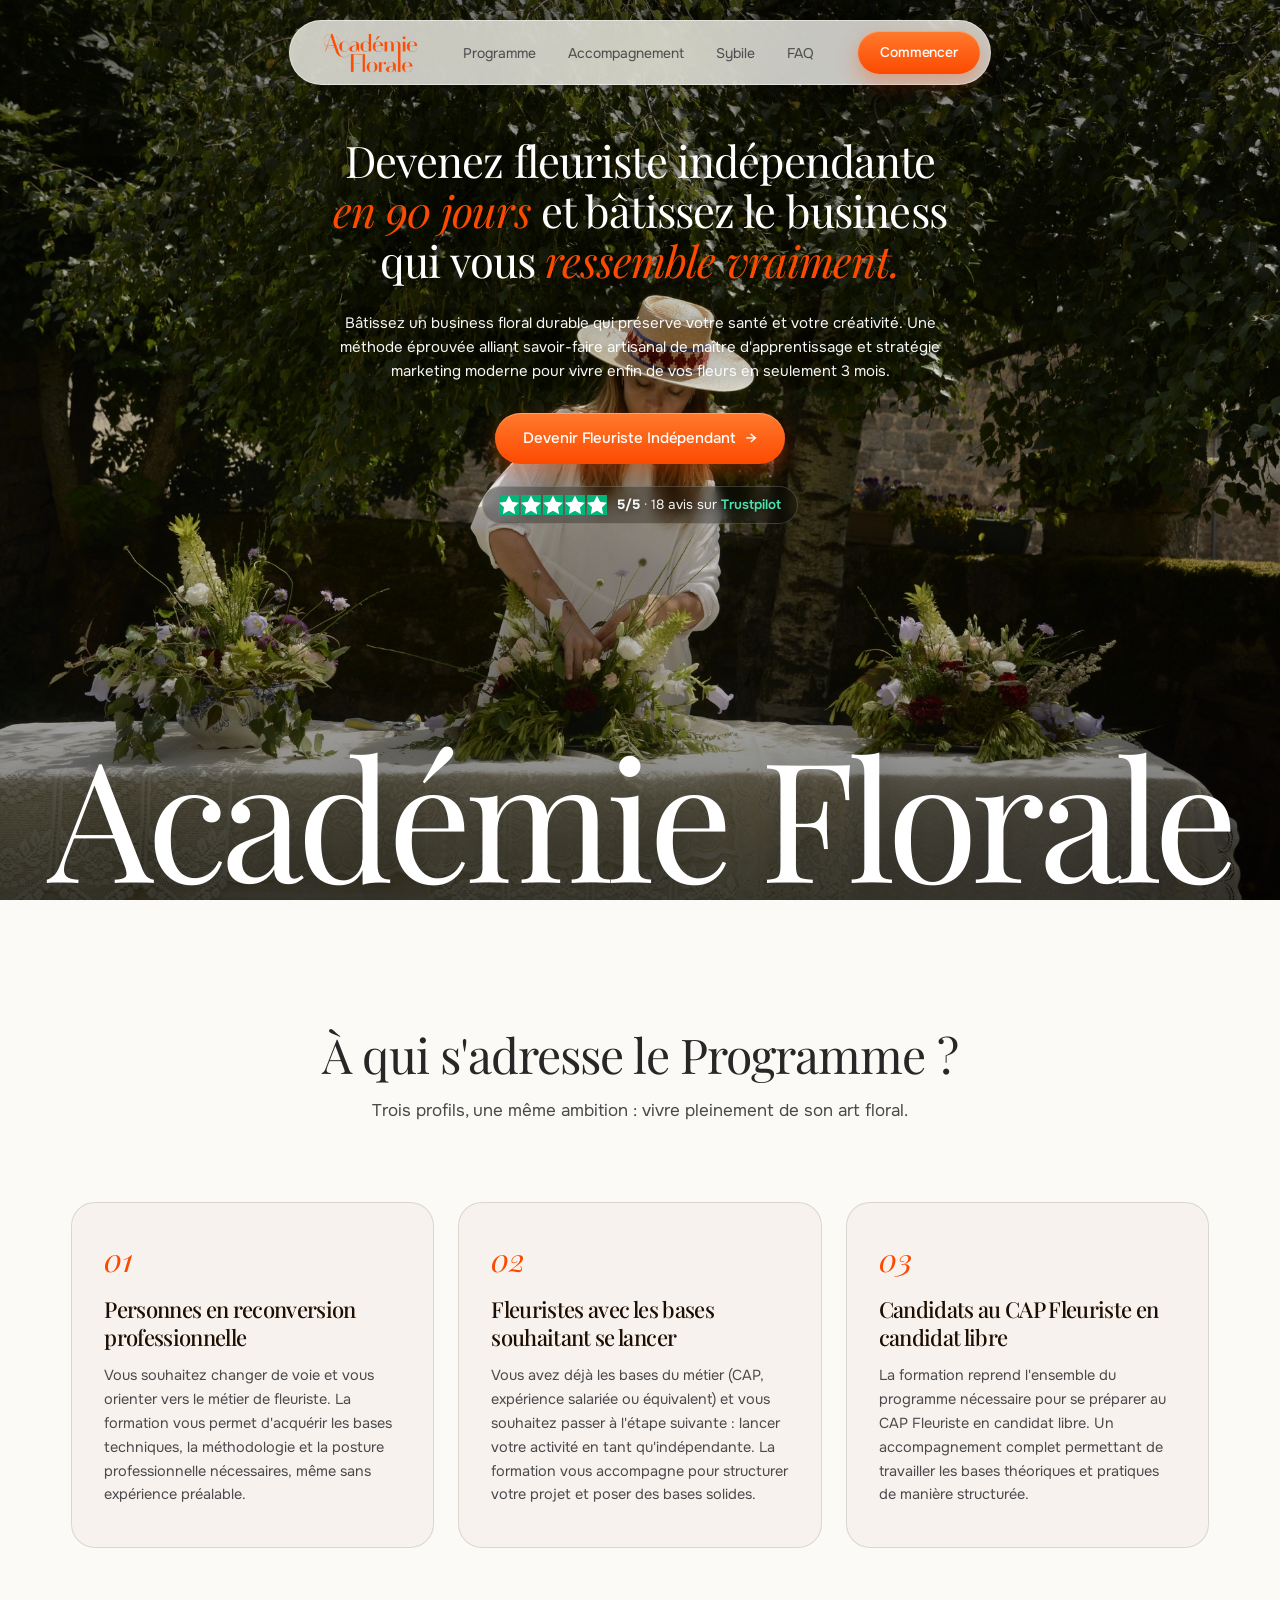
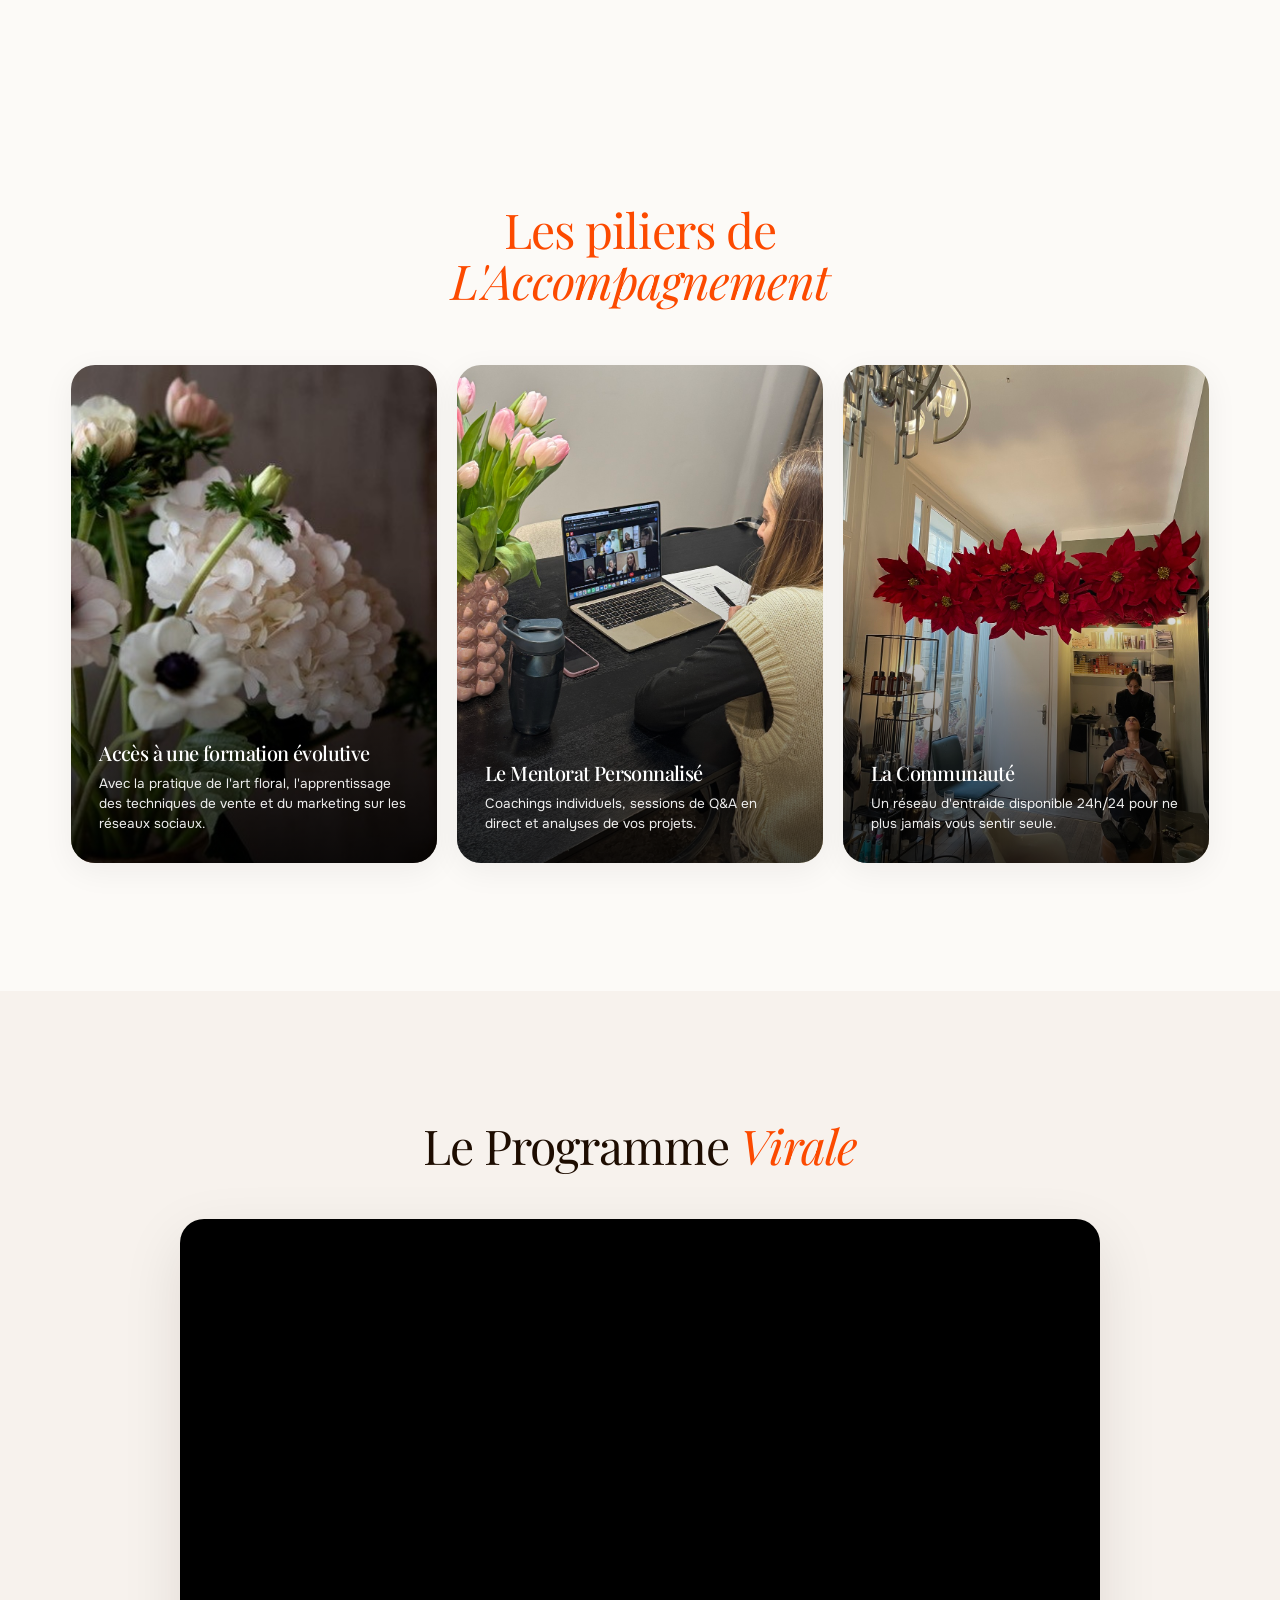
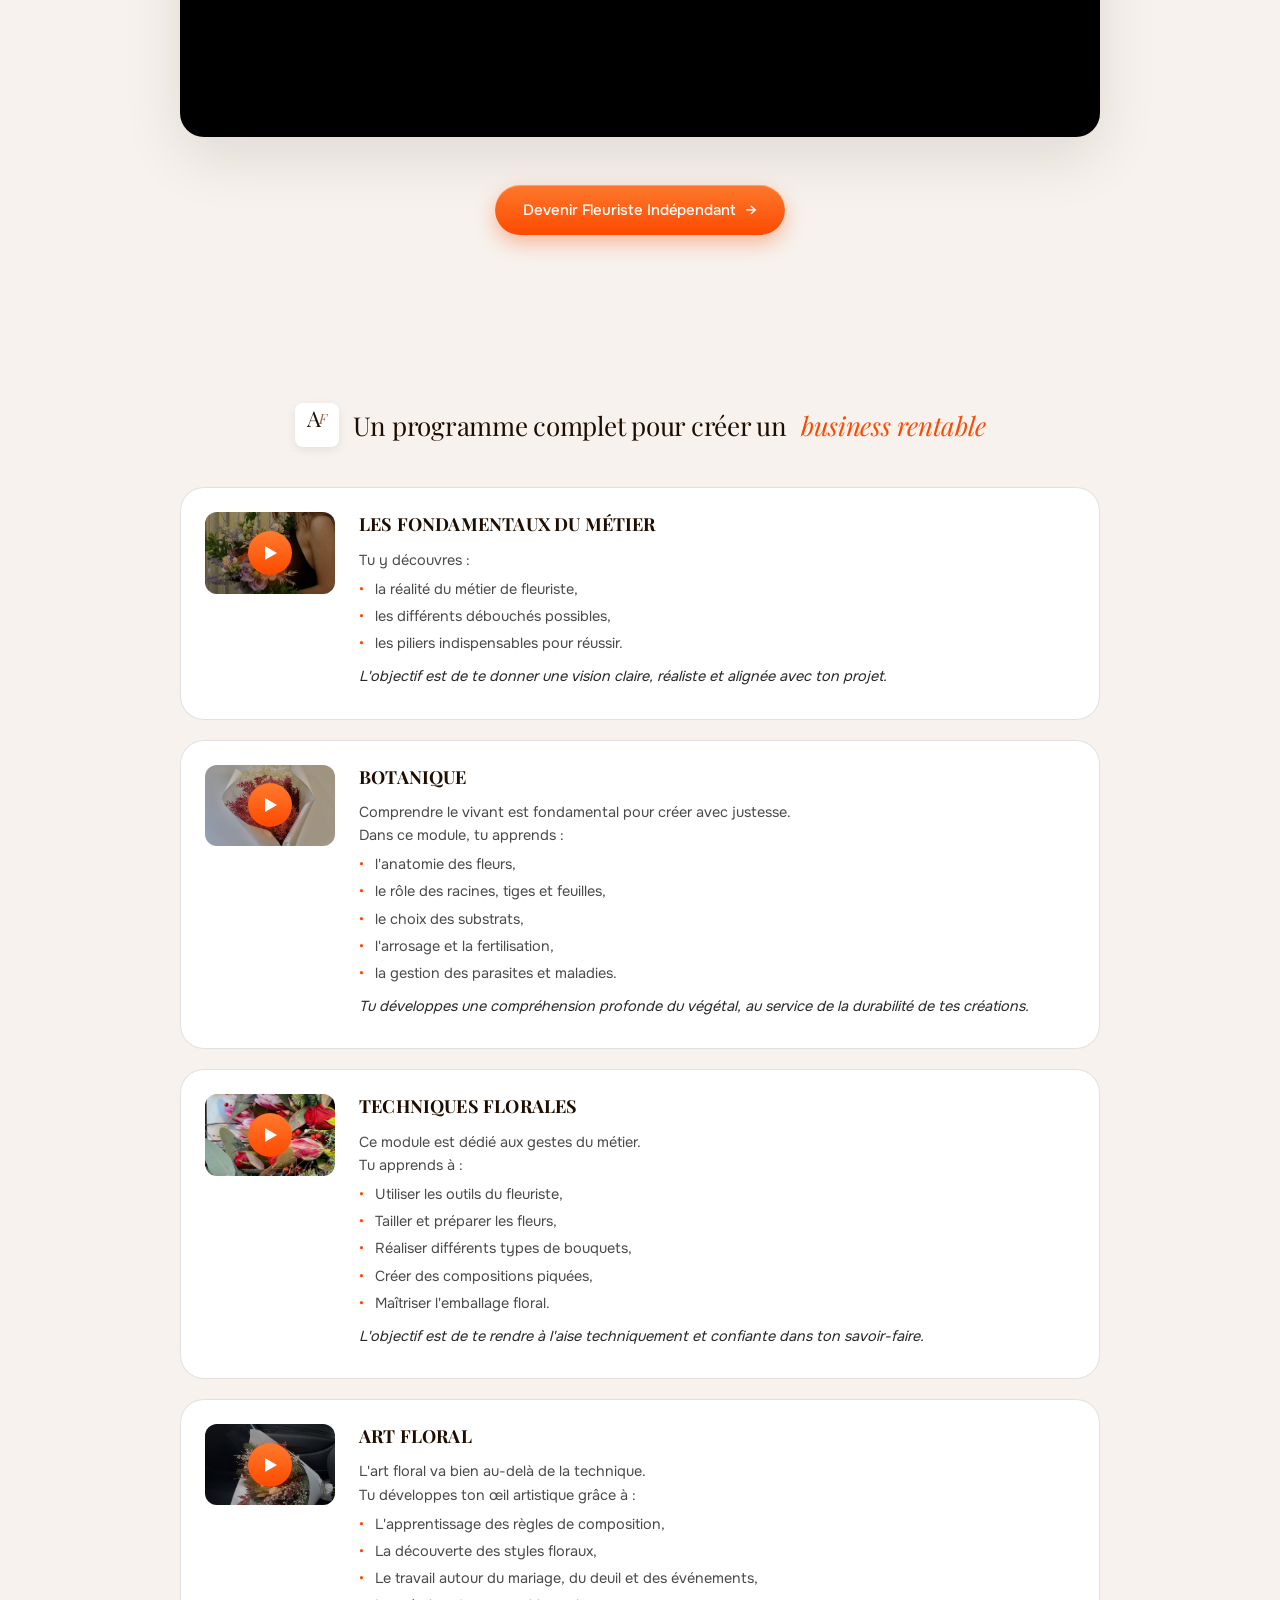
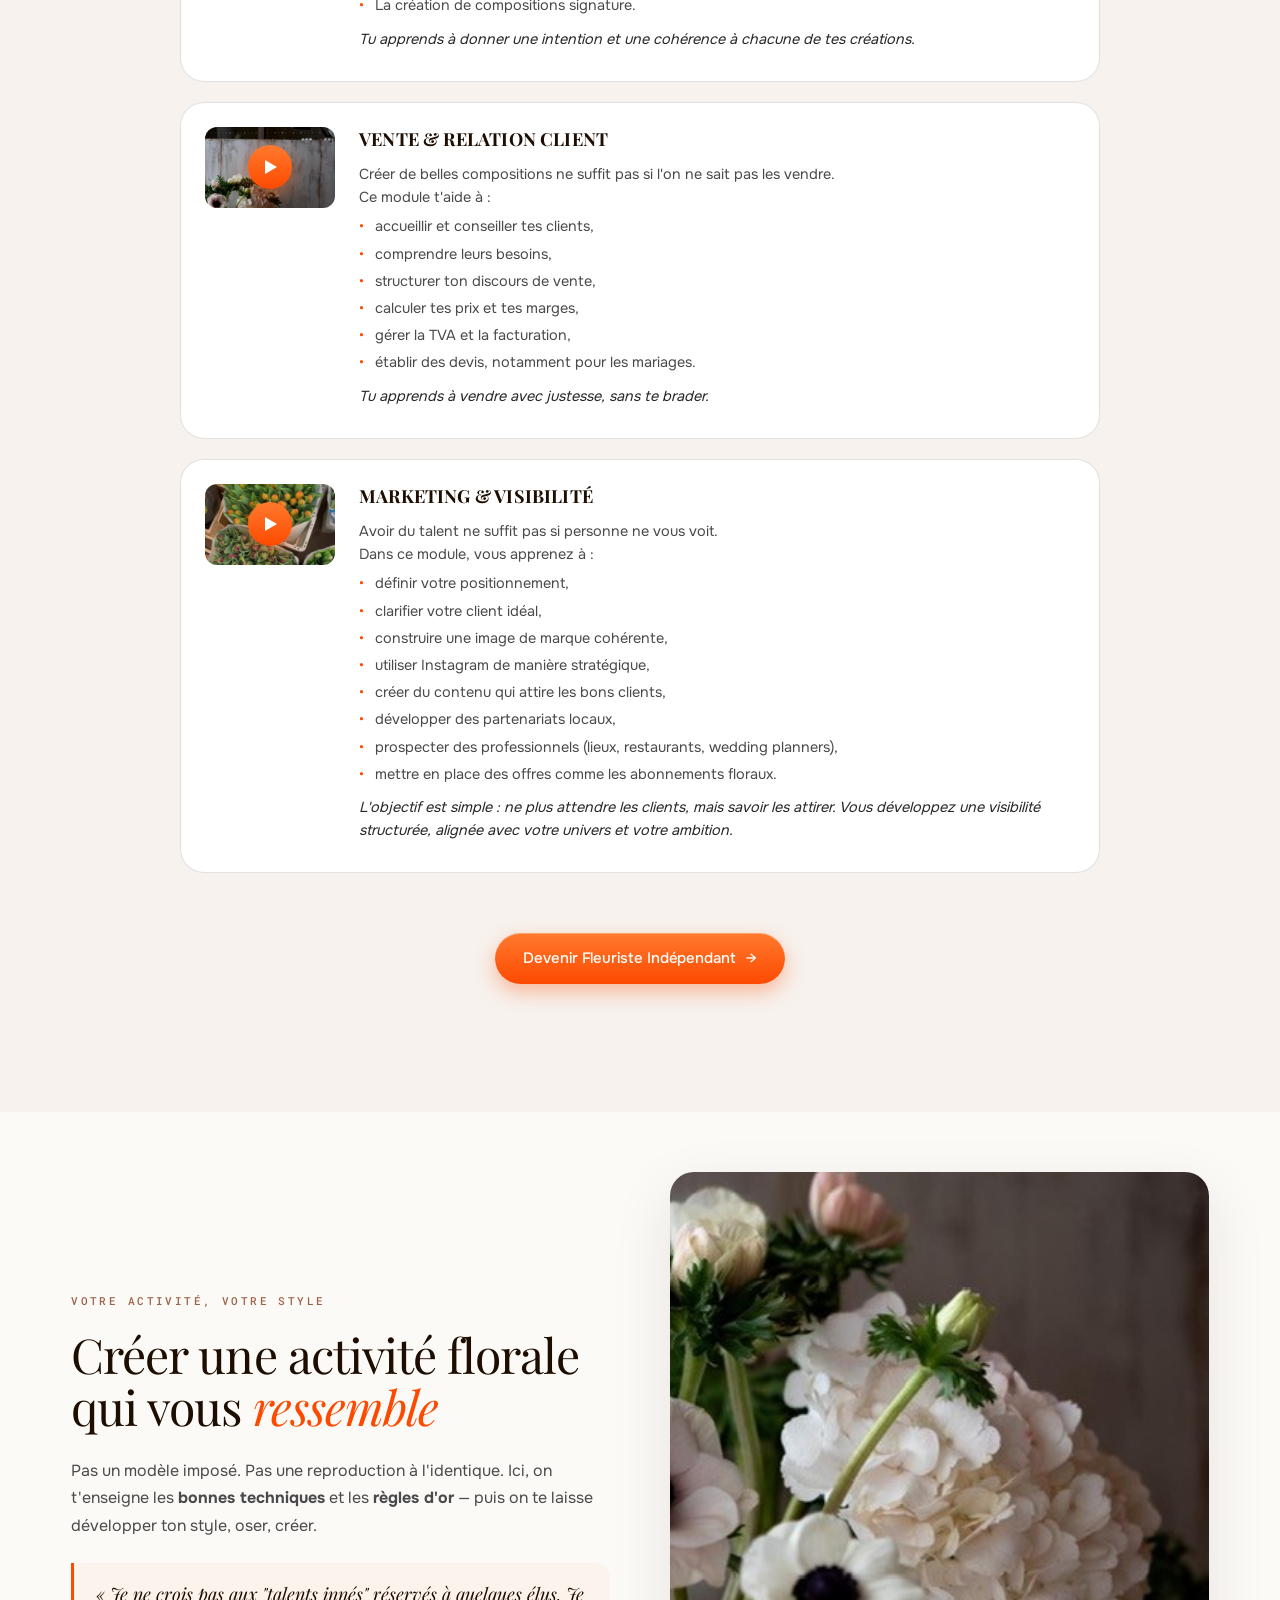
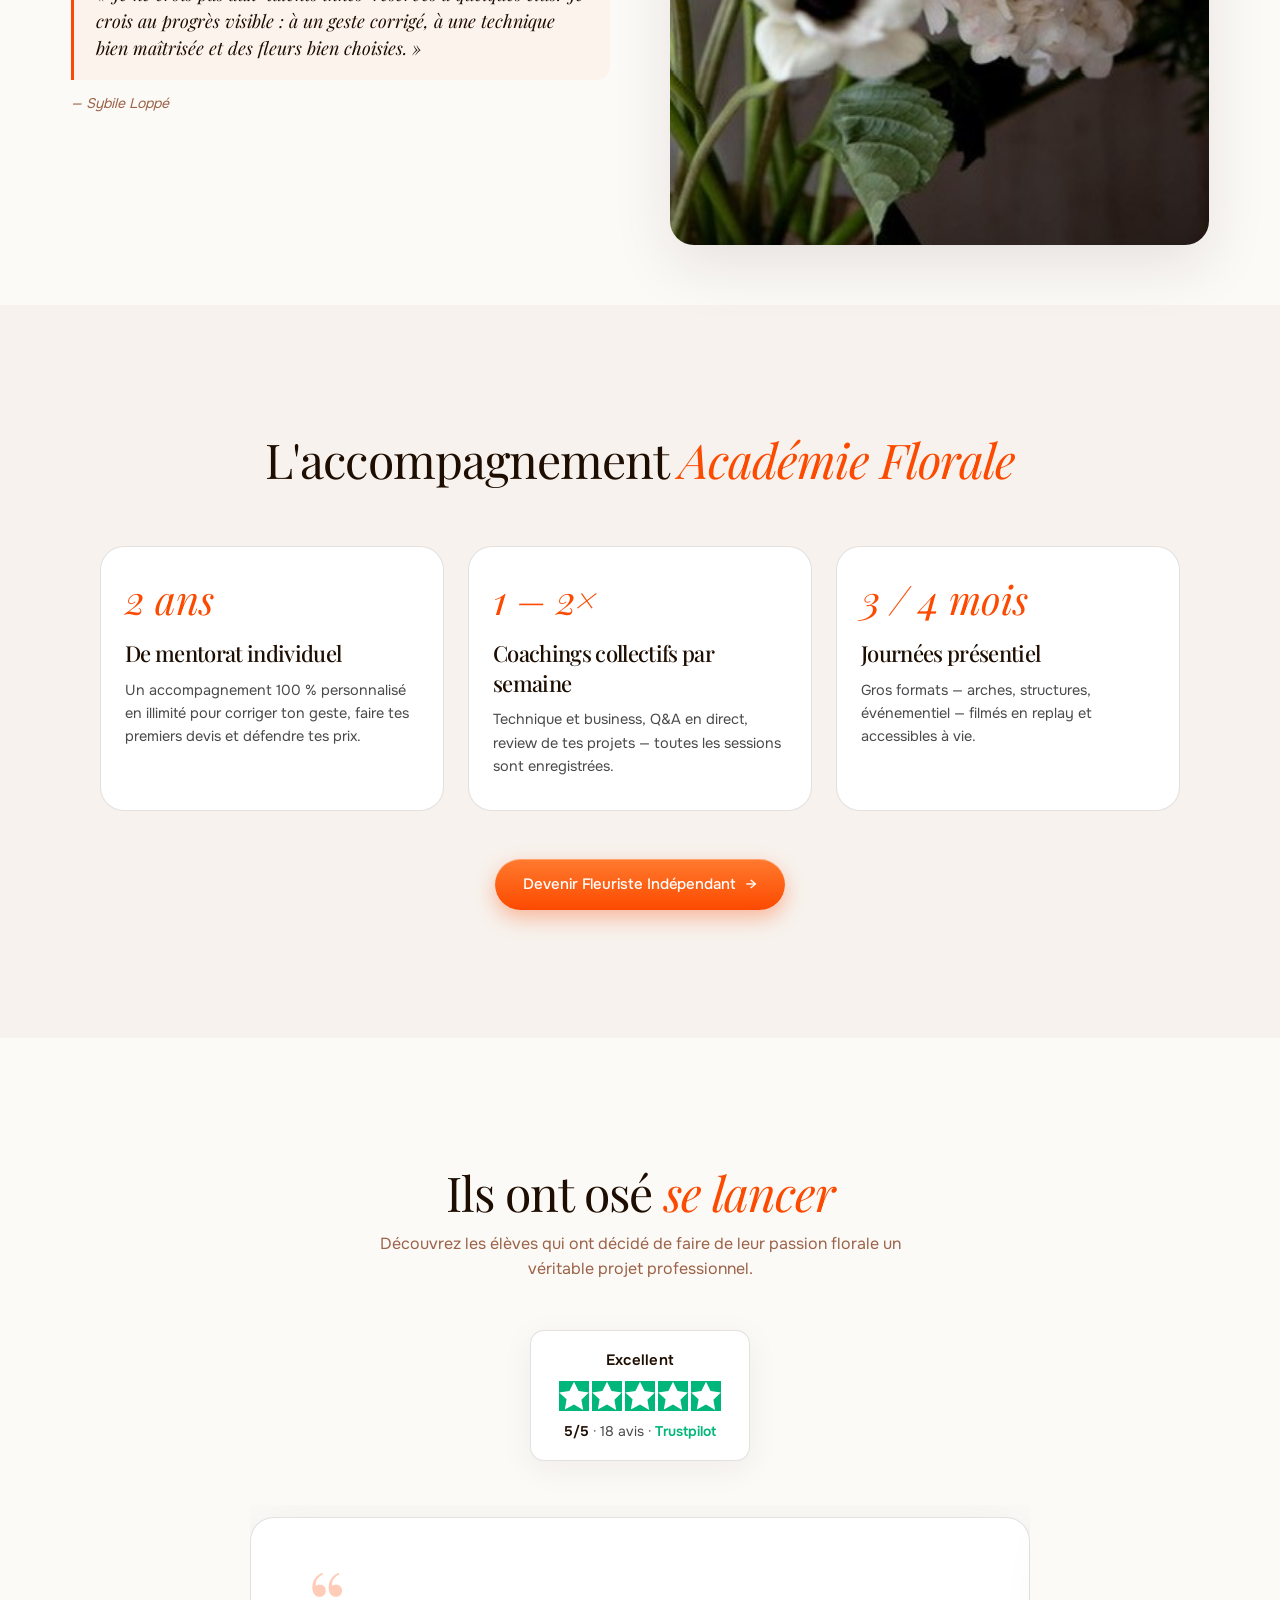
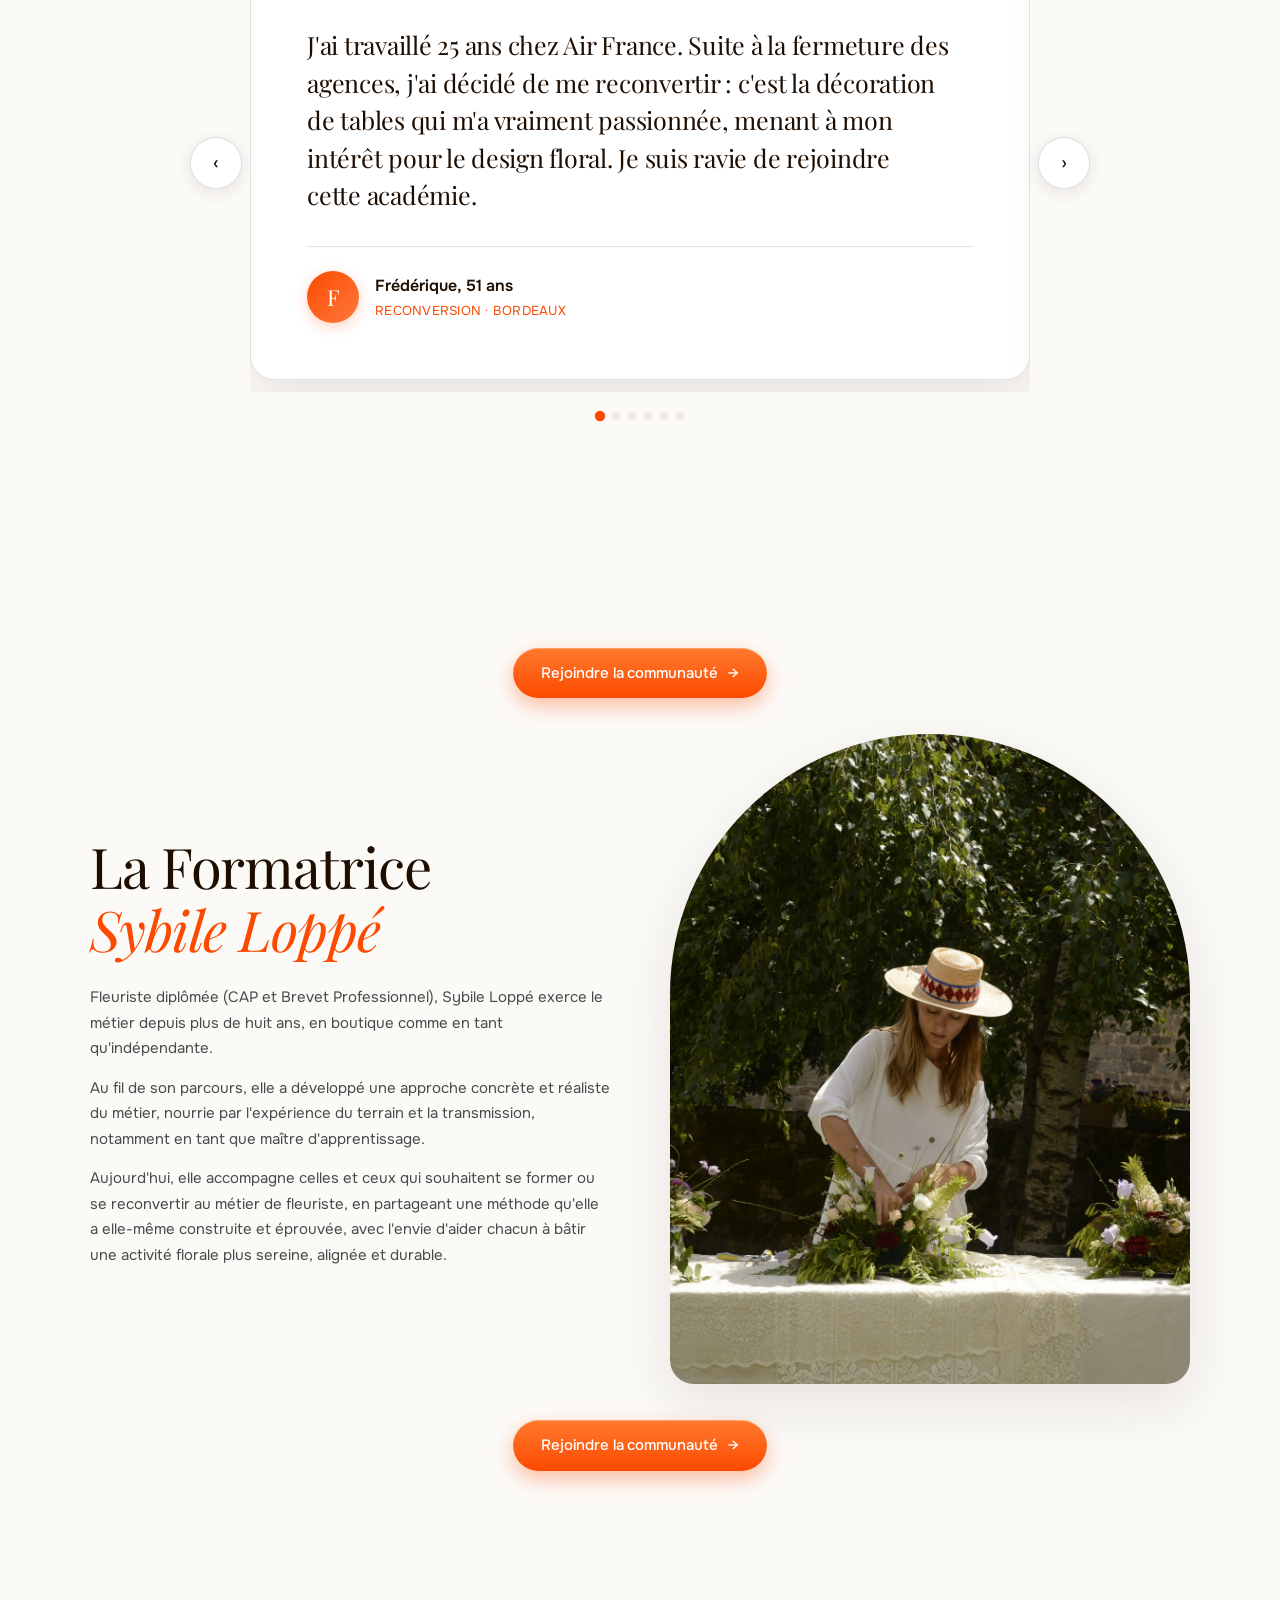
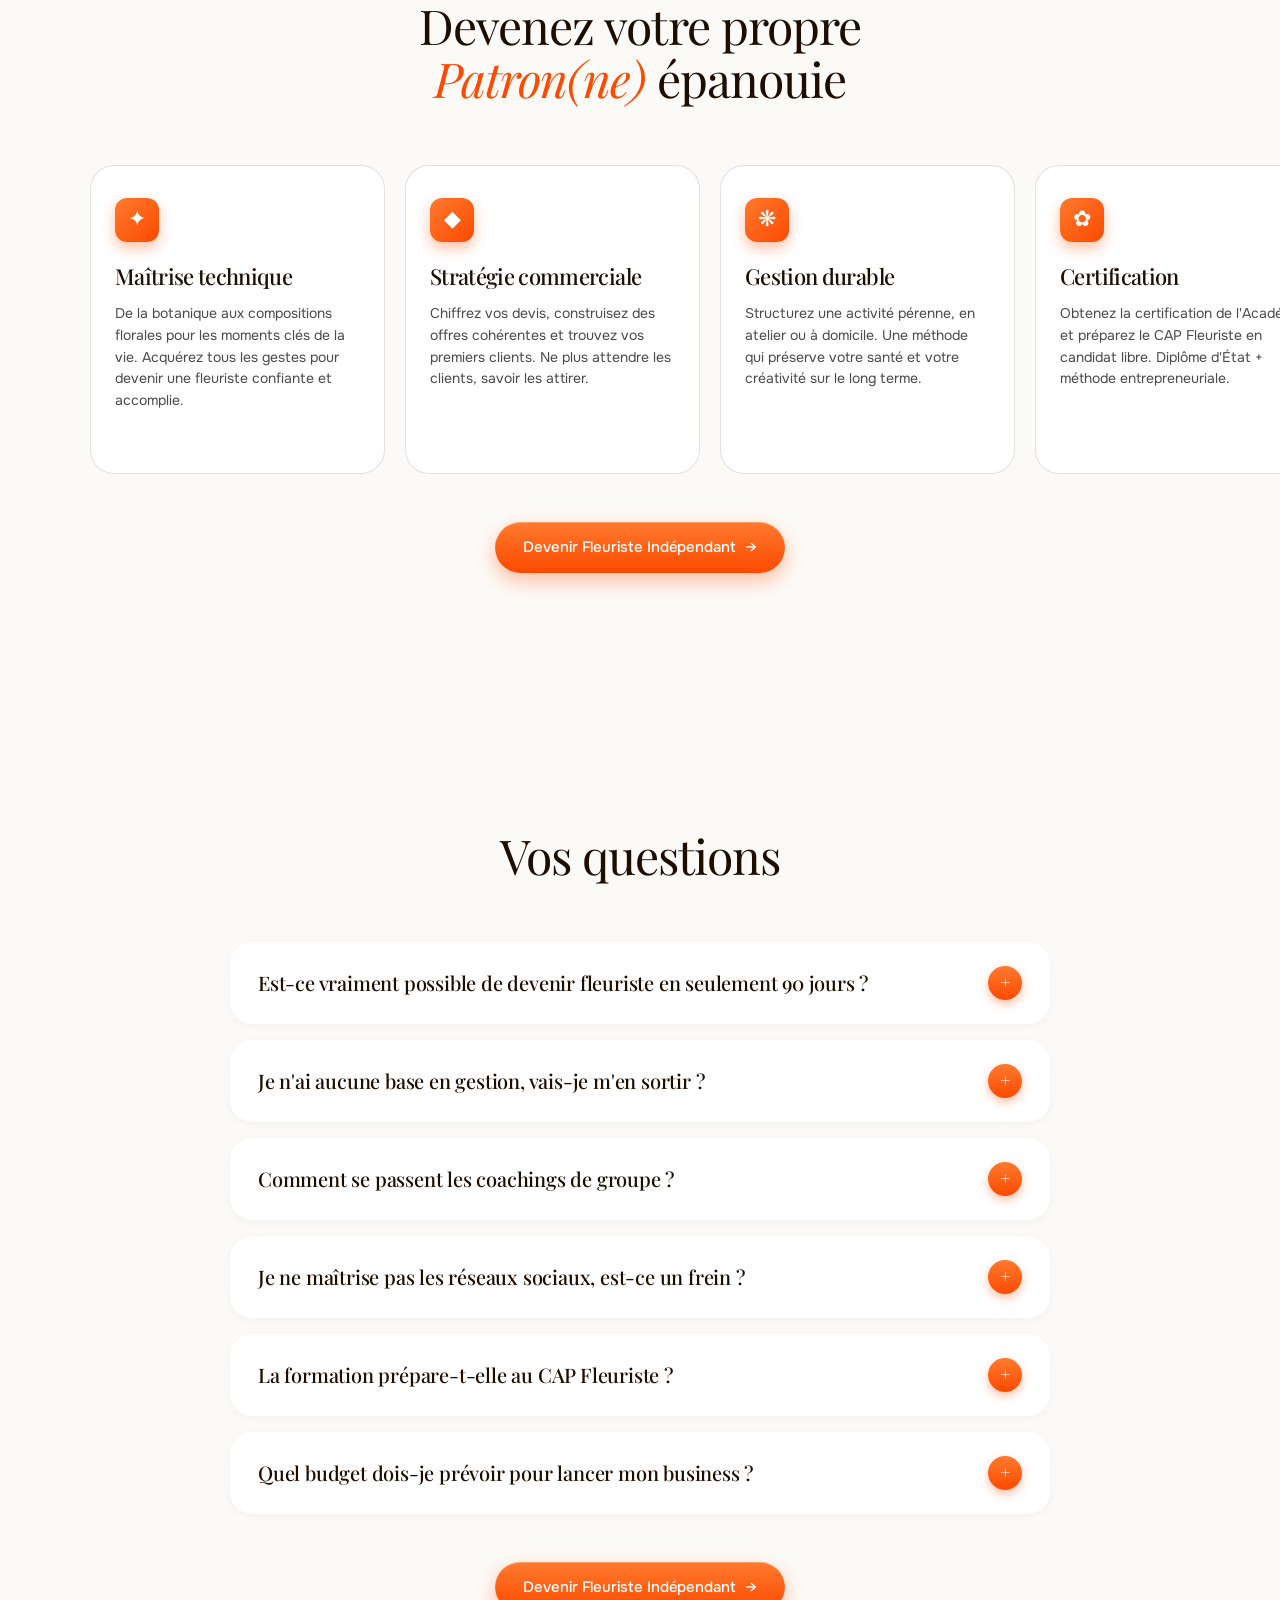
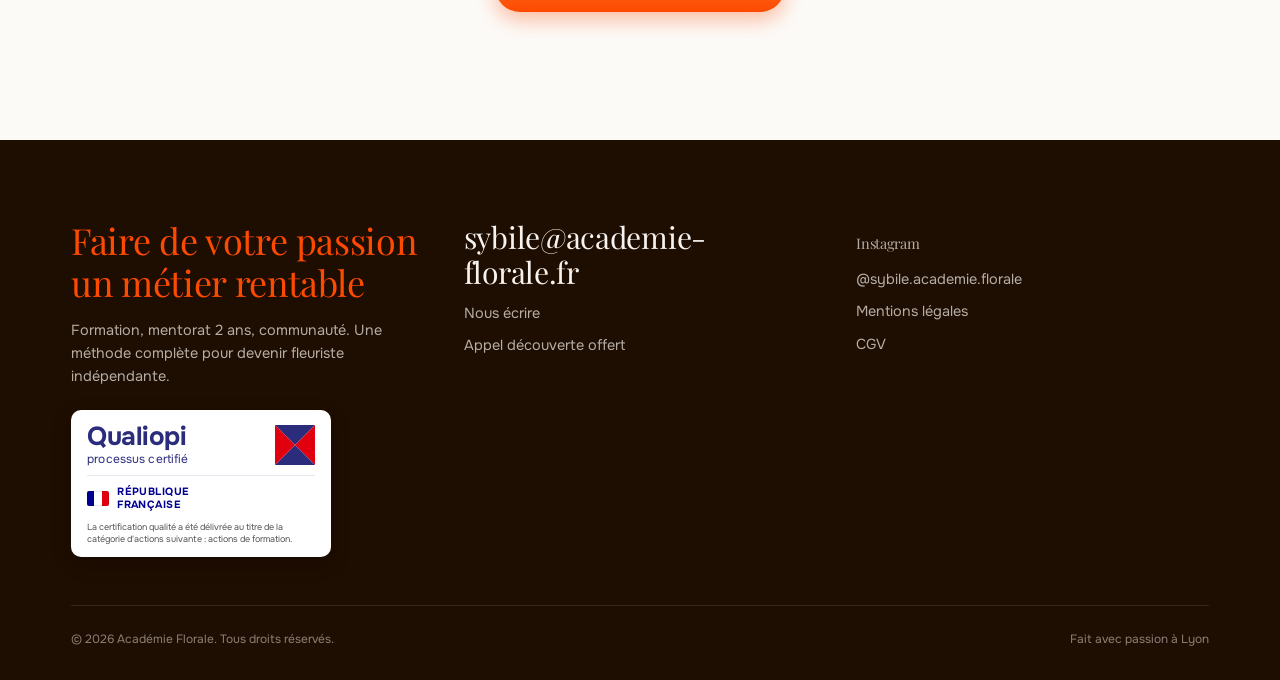
<file: index.html>
<!DOCTYPE html>
<html lang="fr">
<head>
    <meta charset="UTF-8" />
    <meta name="viewport" content="width=device-width, initial-scale=1.0" />
    <title>Académie Florale — Devenir Fleuriste Indépendant</title>
    <meta name="description" content="Bâtissez un business floral durable qui préserve votre santé et votre créativité. Formation, mentorat et communauté par Sybile Loppé." />
    <link rel="icon" type="image/svg+xml" href="[data-uri]" />
    <link rel="preconnect" href="https://fonts.googleapis.com" />
    <link rel="preconnect" href="https://fonts.gstatic.com" crossorigin />
    <link href="https://fonts.googleapis.com/css2?family=Playfair+Display:ital,wght@0,400;0,500;0,600;0,700;1,400;1,600&family=Libre+Caslon+Display&family=Onest:wght@300;400;500;600&family=Roboto+Mono:wght@400;500&display=swap" rel="stylesheet" />
    <link rel="stylesheet" href="styles.css" />
</head>
<body>

    <!-- NAV -->
    <nav class="nav">
        <a href="#" class="nav-logo" aria-label="Académie Florale — accueil"><img src="assets/images/logo-academie-florale.png" alt="Académie Florale" /></a>
        <ul class="nav-links">
            <li><a href="#programme">Programme</a></li>
            <li><a href="#accompagnement">Accompagnement</a></li>
            <li><a href="#formatrice">Sybile</a></li>
            <li><a href="#faq">FAQ</a></li>
        </ul>
        <a href="https://app.iclosed.io/e/academie-florale/candidature-site" target="_blank" rel="noopener" class="btn btn-primary nav-cta">Commencer</a>
    </nav>

    <!-- HERO — full-bleed image + overlay copy + big display bottom -->
    <section class="hero">
        <div class="hero-bg"></div>
        <div class="hero-copy">
            <h2>Devenez fleuriste indépendante <span class="orange">en 90 jours</span> et bâtissez le business qui vous <span class="orange">ressemble vraiment.</span></h2>
            <p class="lede">
                Bâtissez un business floral durable qui préserve votre santé et votre créativité. Une méthode éprouvée alliant savoir-faire artisanal de maître d'apprentissage et stratégie marketing moderne pour vivre enfin de vos fleurs en seulement 3 mois.
            </p>
            <div>
                <a href="https://app.iclosed.io/e/academie-florale/candidature-site" target="_blank" rel="noopener" class="btn btn-primary">Devenir Fleuriste Indépendant <span class="arrow">→</span></a>
            </div>
            <a class="trustpilot-hero" href="https://fr.trustpilot.com/review/academie-florale.fr" target="_blank" rel="noopener" aria-label="5 sur 5 basé sur 18 avis sur Trustpilot">
                <span class="tp-stars">
                    <svg viewBox="0 0 24 24" class="tp-star"><rect width="24" height="24" fill="#00b67a"/><path fill="#fff" d="M12 .587l3.668 7.431 8.2 1.192-5.934 5.782 1.401 8.168L12 18.896l-7.335 3.864 1.401-8.168L.132 9.21l8.2-1.192z"/></svg>
                    <svg viewBox="0 0 24 24" class="tp-star"><rect width="24" height="24" fill="#00b67a"/><path fill="#fff" d="M12 .587l3.668 7.431 8.2 1.192-5.934 5.782 1.401 8.168L12 18.896l-7.335 3.864 1.401-8.168L.132 9.21l8.2-1.192z"/></svg>
                    <svg viewBox="0 0 24 24" class="tp-star"><rect width="24" height="24" fill="#00b67a"/><path fill="#fff" d="M12 .587l3.668 7.431 8.2 1.192-5.934 5.782 1.401 8.168L12 18.896l-7.335 3.864 1.401-8.168L.132 9.21l8.2-1.192z"/></svg>
                    <svg viewBox="0 0 24 24" class="tp-star"><rect width="24" height="24" fill="#00b67a"/><path fill="#fff" d="M12 .587l3.668 7.431 8.2 1.192-5.934 5.782 1.401 8.168L12 18.896l-7.335 3.864 1.401-8.168L.132 9.21l8.2-1.192z"/></svg>
                    <svg viewBox="0 0 24 24" class="tp-star"><rect width="24" height="24" fill="#00b67a"/><path fill="#fff" d="M12 .587l3.668 7.431 8.2 1.192-5.934 5.782 1.401 8.168L12 18.896l-7.335 3.864 1.401-8.168L.132 9.21l8.2-1.192z"/></svg>
                </span>
                <span class="tph-meta"><strong>5/5</strong> · 18 avis sur <span class="tp-name">Trustpilot</span></span>
            </a>
        </div>
        <div class="hero-display" aria-hidden="true"><span>Académie Florale</span></div>
    </section>

    <!-- A QUI S'ADRESSE LE PROGRAMME ? -->
    <section class="audience">
        <div class="wrap">
            <div class="section-lead">
                <h2>À qui s'adresse le Programme ?</h2>
                <p>Trois profils, une même ambition : vivre pleinement de son art floral.</p>
            </div>
            <div class="audience-grid">
                <div class="audience-card reveal">
                    <span class="num">01</span>
                    <h3>Personnes en reconversion professionnelle</h3>
                    <p>Vous souhaitez changer de voie et vous orienter vers le métier de fleuriste. La formation vous permet d'acquérir les bases techniques, la méthodologie et la posture professionnelle nécessaires, même sans expérience préalable.</p>
                </div>
                <div class="audience-card reveal">
                    <span class="num">02</span>
                    <h3>Fleuristes avec les bases souhaitant se lancer</h3>
                    <p>Vous avez déjà les bases du métier (CAP, expérience salariée ou équivalent) et vous souhaitez passer à l'étape suivante : lancer votre activité en tant qu'indépendante. La formation vous accompagne pour structurer votre projet et poser des bases solides.</p>
                </div>
                <div class="audience-card reveal">
                    <span class="num">03</span>
                    <h3>Candidats au CAP Fleuriste en candidat libre</h3>
                    <p>La formation reprend l'ensemble du programme nécessaire pour se préparer au CAP Fleuriste en candidat libre. Un accompagnement complet permettant de travailler les bases théoriques et pratiques de manière structurée.</p>
                </div>
            </div>
        </div>
    </section>

    <!-- LES PILIERS DE L'ACCOMPAGNEMENT — 3 photo cards with overlay -->
    <section class="piliers" id="accompagnement">
        <div class="wrap">
            <h2 class="section-title">Les piliers de <span>L'Accompagnement</span></h2>
            <div class="piliers-grid">
                <div class="pilier reveal">
                    <img src="assets/images/pilier-formation.jpeg" alt="Formation évolutive" />
                    <div class="pilier-body">
                        <h3>Accès à une formation évolutive</h3>
                        <p>Avec la pratique de l'art floral, l'apprentissage des techniques de vente et du marketing sur les réseaux sociaux.</p>
                    </div>
                </div>
                <div class="pilier reveal">
                    <img src="assets/images/pilier-mentorat.jpeg" alt="Mentorat personnalisé" />
                    <div class="pilier-body">
                        <h3>Le Mentorat Personnalisé</h3>
                        <p>Coachings individuels, sessions de Q&amp;A en direct et analyses de vos projets.</p>
                    </div>
                </div>
                <div class="pilier reveal">
                    <img src="assets/images/pilier-communaute.jpeg" alt="Communauté" />
                    <div class="pilier-body">
                        <h3>La Communauté</h3>
                        <p>Un réseau d'entraide disponible 24h/24 pour ne plus jamais vous sentir seule.</p>
                    </div>
                </div>
            </div>
        </div>
    </section>

    <!-- LE PROGRAMME VIRALE — VSL video embed -->
    <section class="programme-viral">
        <div class="wrap">
            <h2>Le Programme <em class="orange">Virale</em></h2>
            <div class="video-wrap">
                <script src="https://fast.wistia.com/player.js" async></script>
                <script src="https://fast.wistia.com/embed/obb1ev2cwc.js" async type="module"></script>
                <wistia-player media-id="obb1ev2cwc" aspect="1.7777777777777777"></wistia-player>
            </div>
            <div class="cta-row">
                <a href="https://app.iclosed.io/e/academie-florale/candidature-site" target="_blank" rel="noopener" class="btn btn-primary">Devenir Fleuriste Indépendant <span class="arrow">→</span></a>
            </div>
        </div>
    </section>

    <!-- 6 MODULES — video-list style -->
    <section class="modules-section" id="programme">
        <div class="wrap">
            <div class="subtitle"><span class="monogram">A<span>F</span></span>Un programme complet pour créer un <span class="accent">business rentable</span></div>

            <div class="modules-list">
                <div class="module-row reveal">
                    <div class="module-thumb"><img src="assets/images/mod-1.png" alt="Module 1" /><span class="play"><svg viewBox="0 0 12 14" aria-hidden="true"><path d="M0 0 L12 7 L0 14 Z"/></svg></span></div>
                    <div class="module-body">
                        <h3>Les Fondamentaux du Métier</h3>
                        <p>Tu y découvres :</p>
                        <ul>
                            <li>la réalité du métier de fleuriste,</li>
                            <li>les différents débouchés possibles,</li>
                            <li>les piliers indispensables pour réussir.</li>
                        </ul>
                        <p class="closing">L'objectif est de te donner une vision claire, réaliste et alignée avec ton projet.</p>
                    </div>
                </div>

                <div class="module-row reveal">
                    <div class="module-thumb"><img src="assets/images/mod-2.jpg" alt="Module 2" /><span class="play"><svg viewBox="0 0 12 14" aria-hidden="true"><path d="M0 0 L12 7 L0 14 Z"/></svg></span></div>
                    <div class="module-body">
                        <h3>Botanique</h3>
                        <p>Comprendre le vivant est fondamental pour créer avec justesse.<br />Dans ce module, tu apprends :</p>
                        <ul>
                            <li>l'anatomie des fleurs,</li>
                            <li>le rôle des racines, tiges et feuilles,</li>
                            <li>le choix des substrats,</li>
                            <li>l'arrosage et la fertilisation,</li>
                            <li>la gestion des parasites et maladies.</li>
                        </ul>
                        <p class="closing">Tu développes une compréhension profonde du végétal, au service de la durabilité de tes créations.</p>
                    </div>
                </div>

                <div class="module-row reveal">
                    <div class="module-thumb"><img src="assets/images/mod-3.jpg" alt="Module 3" /><span class="play"><svg viewBox="0 0 12 14" aria-hidden="true"><path d="M0 0 L12 7 L0 14 Z"/></svg></span></div>
                    <div class="module-body">
                        <h3>Techniques Florales</h3>
                        <p>Ce module est dédié aux gestes du métier.<br />Tu apprends à :</p>
                        <ul>
                            <li>Utiliser les outils du fleuriste,</li>
                            <li>Tailler et préparer les fleurs,</li>
                            <li>Réaliser différents types de bouquets,</li>
                            <li>Créer des compositions piquées,</li>
                            <li>Maîtriser l'emballage floral.</li>
                        </ul>
                        <p class="closing">L'objectif est de te rendre à l'aise techniquement et confiante dans ton savoir-faire.</p>
                    </div>
                </div>

                <div class="module-row reveal">
                    <div class="module-thumb"><img src="assets/images/mod-4.jpg" alt="Module 4" /><span class="play"><svg viewBox="0 0 12 14" aria-hidden="true"><path d="M0 0 L12 7 L0 14 Z"/></svg></span></div>
                    <div class="module-body">
                        <h3>Art Floral</h3>
                        <p>L'art floral va bien au-delà de la technique.<br />Tu développes ton œil artistique grâce à :</p>
                        <ul>
                            <li>L'apprentissage des règles de composition,</li>
                            <li>La découverte des styles floraux,</li>
                            <li>Le travail autour du mariage, du deuil et des événements,</li>
                            <li>La création de compositions signature.</li>
                        </ul>
                        <p class="closing">Tu apprends à donner une intention et une cohérence à chacune de tes créations.</p>
                    </div>
                </div>

                <div class="module-row reveal">
                    <div class="module-thumb"><img src="assets/images/mod-5.jpg" alt="Module 5" /><span class="play"><svg viewBox="0 0 12 14" aria-hidden="true"><path d="M0 0 L12 7 L0 14 Z"/></svg></span></div>
                    <div class="module-body">
                        <h3>Vente &amp; Relation Client</h3>
                        <p>Créer de belles compositions ne suffit pas si l'on ne sait pas les vendre.<br />Ce module t'aide à :</p>
                        <ul>
                            <li>accueillir et conseiller tes clients,</li>
                            <li>comprendre leurs besoins,</li>
                            <li>structurer ton discours de vente,</li>
                            <li>calculer tes prix et tes marges,</li>
                            <li>gérer la TVA et la facturation,</li>
                            <li>établir des devis, notamment pour les mariages.</li>
                        </ul>
                        <p class="closing">Tu apprends à vendre avec justesse, sans te brader.</p>
                    </div>
                </div>

                <div class="module-row reveal">
                    <div class="module-thumb"><img src="assets/images/mod-6.jpg" alt="Module 6" /><span class="play"><svg viewBox="0 0 12 14" aria-hidden="true"><path d="M0 0 L12 7 L0 14 Z"/></svg></span></div>
                    <div class="module-body">
                        <h3>Marketing &amp; Visibilité</h3>
                        <p>Avoir du talent ne suffit pas si personne ne vous voit.<br />Dans ce module, vous apprenez à :</p>
                        <ul>
                            <li>définir votre positionnement,</li>
                            <li>clarifier votre client idéal,</li>
                            <li>construire une image de marque cohérente,</li>
                            <li>utiliser Instagram de manière stratégique,</li>
                            <li>créer du contenu qui attire les bons clients,</li>
                            <li>développer des partenariats locaux,</li>
                            <li>prospecter des professionnels (lieux, restaurants, wedding planners),</li>
                            <li>mettre en place des offres comme les abonnements floraux.</li>
                        </ul>
                        <p class="closing">L'objectif est simple : ne plus attendre les clients, mais savoir les attirer. Vous développez une visibilité structurée, alignée avec votre univers et votre ambition.</p>
                    </div>
                </div>
            </div>

            <div class="cta-row" style="text-align:center; margin-top: 60px;">
                <a href="https://app.iclosed.io/e/academie-florale/candidature-site" target="_blank" rel="noopener" class="btn btn-primary">Devenir Fleuriste Indépendant <span class="arrow">→</span></a>
            </div>
        </div>
    </section>

    <!-- CRÉER UNE ACTIVITÉ FLORALE QUI VOUS RESSEMBLE -->
    <section class="creer">
        <div class="creer-inner">
            <div>
                <span class="eyebrow">Votre activité, votre style</span>
                <h2 style="margin-top:16px;">Créer une activité florale qui vous <em class="orange">ressemble</em></h2>
                <p>Pas un modèle imposé. Pas une reproduction à l'identique. Ici, on t'enseigne les <strong>bonnes techniques</strong> et les <strong>règles d'or</strong> — puis on te laisse développer ton style, oser, créer.</p>
                <blockquote>« Je ne crois pas aux "talents innés" réservés à quelques élus. Je crois au progrès visible : à un geste corrigé, à une technique bien maîtrisée et des fleurs bien choisies. »</blockquote>
                <p class="sig">— Sybile Loppé</p>
            </div>
            <div class="creer-visual"><img src="assets/images/pilier-formation.jpeg" alt="Créer une activité florale" /></div>
        </div>
    </section>

    <!-- L'ACCOMPAGNEMENT ACADÉMIE FLORALE -->
    <section class="accompagnement">
        <div class="wrap">
            <h2>L'accompagnement <em>Académie Florale</em></h2>
            <div class="accomp-grid">
                <div class="accomp-item reveal">
                    <span class="k">2 ans</span>
                    <h3>De mentorat individuel</h3>
                    <p>Un accompagnement 100 % personnalisé en illimité pour corriger ton geste, faire tes premiers devis et défendre tes prix.</p>
                </div>
                <div class="accomp-item reveal">
                    <span class="k">1&nbsp;–&nbsp;2×</span>
                    <h3>Coachings collectifs par semaine</h3>
                    <p>Technique et business, Q&amp;A en direct, review de tes projets — toutes les sessions sont enregistrées.</p>
                </div>
                <div class="accomp-item reveal">
                    <span class="k">3&nbsp;/&nbsp;4 mois</span>
                    <h3>Journées présentiel</h3>
                    <p>Gros formats — arches, structures, événementiel — filmés en replay et accessibles à vie.</p>
                </div>
            </div>
            <div class="cta-row">
                <a href="https://app.iclosed.io/e/academie-florale/candidature-site" target="_blank" rel="noopener" class="btn btn-primary">Devenir Fleuriste Indépendant <span class="arrow">→</span></a>
            </div>
        </div>
    </section>

    <!-- ILS ONT OSÉ SE LANCER — carousel full-format -->
    <section class="testimonials">
        <div class="wrap">
            <h2>Ils ont osé <em>se lancer</em></h2>
            <p class="testimonials-sub">Découvrez les élèves qui ont décidé de faire de leur passion florale un véritable projet professionnel.</p>

            <!-- TRUSTPILOT -->
            <a class="trustpilot" href="https://fr.trustpilot.com/review/academie-florale.fr" target="_blank" rel="noopener" aria-label="Note de 4,6 sur 5 basée sur 18 avis sur Trustpilot">
                <span class="tp-head">Excellent</span>
                <span class="tp-stars">
                    <svg viewBox="0 0 24 24" class="tp-star"><rect width="24" height="24" fill="#00b67a"/><path fill="#fff" d="M12 .587l3.668 7.431 8.2 1.192-5.934 5.782 1.401 8.168L12 18.896l-7.335 3.864 1.401-8.168L.132 9.21l8.2-1.192z"/></svg>
                    <svg viewBox="0 0 24 24" class="tp-star"><rect width="24" height="24" fill="#00b67a"/><path fill="#fff" d="M12 .587l3.668 7.431 8.2 1.192-5.934 5.782 1.401 8.168L12 18.896l-7.335 3.864 1.401-8.168L.132 9.21l8.2-1.192z"/></svg>
                    <svg viewBox="0 0 24 24" class="tp-star"><rect width="24" height="24" fill="#00b67a"/><path fill="#fff" d="M12 .587l3.668 7.431 8.2 1.192-5.934 5.782 1.401 8.168L12 18.896l-7.335 3.864 1.401-8.168L.132 9.21l8.2-1.192z"/></svg>
                    <svg viewBox="0 0 24 24" class="tp-star"><rect width="24" height="24" fill="#00b67a"/><path fill="#fff" d="M12 .587l3.668 7.431 8.2 1.192-5.934 5.782 1.401 8.168L12 18.896l-7.335 3.864 1.401-8.168L.132 9.21l8.2-1.192z"/></svg>
                    <svg viewBox="0 0 24 24" class="tp-star"><rect width="24" height="24" fill="#00b67a"/><path fill="#fff" d="M12 .587l3.668 7.431 8.2 1.192-5.934 5.782 1.401 8.168L12 18.896l-7.335 3.864 1.401-8.168L.132 9.21l8.2-1.192z"/></svg>
                </span>
                <span class="tp-meta"><strong>5/5</strong> · 18 avis · <span class="tp-name">Trustpilot</span></span>
            </a>

            <div class="carousel" id="testi-carousel">
                <button class="carousel-btn prev" aria-label="Précédent">‹</button>
                <div class="carousel-viewport">
                    <div class="carousel-track">
                        <article class="testi-card">
                            <span class="testi-mark" aria-hidden="true">“</span>
                            <blockquote class="testi-text">J'ai travaillé 25 ans chez Air France. Suite à la fermeture des agences, j'ai décidé de me reconvertir : c'est la décoration de tables qui m'a vraiment passionnée, menant à mon intérêt pour le design floral. Je suis ravie de rejoindre cette académie.</blockquote>
                            <footer class="testi-author">
                                <span class="testi-avatar" aria-hidden="true">F</span>
                                <span class="testi-meta">
                                    <span class="testi-name">Frédérique, 51 ans</span>
                                    <span class="testi-role">Reconversion · Bordeaux</span>
                                </span>
                            </footer>
                        </article>
                        <article class="testi-card">
                            <span class="testi-mark" aria-hidden="true">“</span>
                            <blockquote class="testi-text">Création de l'entreprise terminée, hâte d'attaquer la suite maintenant ! Je suis en train de préparer ma recherche de camion pour boucler le budget. En attendant, on bosse sur le marketing, la com et le portfolio.</blockquote>
                            <footer class="testi-author">
                                <span class="testi-avatar" aria-hidden="true">M</span>
                                <span class="testi-meta">
                                    <span class="testi-name">Magali</span>
                                    <span class="testi-role">Entreprise créée</span>
                                </span>
                            </footer>
                        </article>
                        <article class="testi-card">
                            <span class="testi-mark" aria-hidden="true">“</span>
                            <blockquote class="testi-text">J'arrive bientôt au terme de ma carrière de DRH. Après plusieurs mois de réflexion, je me lance enfin dans cette aventure florale. Nul doute que cet apprentissage et les conseils de Sybile me permettront de concrétiser mon projet.</blockquote>
                            <footer class="testi-author">
                                <span class="testi-avatar" aria-hidden="true">A</span>
                                <span class="testi-meta">
                                    <span class="testi-name">Arielle, 57 ans</span>
                                    <span class="testi-role">Ancienne DRH</span>
                                </span>
                            </footer>
                        </article>
                        <article class="testi-card">
                            <span class="testi-mark" aria-hidden="true">“</span>
                            <blockquote class="testi-text">Après avoir consacré ma vie de maman à ma vie professionnelle, j'ai voulu me tourner vers un métier dans lequel je m'épanouis pleinement. Cette formation a été une évidence. J'ai le projet d'ouvrir ma boutique et je ne compte pas m'arrêter là.</blockquote>
                            <footer class="testi-author">
                                <span class="testi-avatar" aria-hidden="true">❀</span>
                                <span class="testi-meta">
                                    <span class="testi-name">Élève de l'Académie, 38 ans</span>
                                    <span class="testi-role">Future boutique</span>
                                </span>
                            </footer>
                        </article>
                        <article class="testi-card">
                            <span class="testi-mark" aria-hidden="true">“</span>
                            <blockquote class="testi-text">Attirée par le métier de fleuriste depuis de nombreuses années, je saute enfin le pas ! J'habite en Belgique et je suis mère de trois enfants, à qui j'ai envie de montrer que quand on veut, on peut. Hâte de commencer cette aventure.</blockquote>
                            <footer class="testi-author">
                                <span class="testi-avatar" aria-hidden="true">❀</span>
                                <span class="testi-meta">
                                    <span class="testi-name">Élève de l'Académie, 32 ans</span>
                                    <span class="testi-role">Belgique · Mère de 3 enfants</span>
                                </span>
                            </footer>
                        </article>
                        <article class="testi-card">
                            <span class="testi-mark" aria-hidden="true">“</span>
                            <blockquote class="testi-text">J'ai 75 ans et je suis maman de 7 enfants. J'ai travaillé quelque temps dans les fleurs, mais sans arriver à être la fleuriste que je rêve d'être. Je m'embarque avec vous sur ce beau navire parfumé qu'est l'Académie Florale.</blockquote>
                            <footer class="testi-author">
                                <span class="testi-avatar" aria-hidden="true">❀</span>
                                <span class="testi-meta">
                                    <span class="testi-name">Élève de l'Académie, 75 ans</span>
                                    <span class="testi-role">Passion de toujours</span>
                                </span>
                            </footer>
                        </article>
                    </div>
                </div>
                <button class="carousel-btn next" aria-label="Suivant">›</button>
                <div class="carousel-dots"></div>
            </div>
        </div>
    </section>

    <!-- LA FORMATRICE — Sybile Loppé -->
    <section class="formatrice" id="formatrice">
        <div class="wrap">
            <div class="cta-row"><a href="https://app.iclosed.io/e/academie-florale/candidature-site" target="_blank" rel="noopener" class="btn btn-primary">Rejoindre la communauté <span class="arrow">→</span></a></div>
            <div class="formatrice-inner">
                <div class="formatrice-copy">
                    <h2>La Formatrice<br /><em>Sybile Loppé</em></h2>
                    <p>Fleuriste diplômée (CAP et Brevet Professionnel), Sybile Loppé exerce le métier depuis plus de huit ans, en boutique comme en tant qu'indépendante.</p>
                    <p>Au fil de son parcours, elle a développé une approche concrète et réaliste du métier, nourrie par l'expérience du terrain et la transmission, notamment en tant que maître d'apprentissage.</p>
                    <p>Aujourd'hui, elle accompagne celles et ceux qui souhaitent se former ou se reconvertir au métier de fleuriste, en partageant une méthode qu'elle a elle-même construite et éprouvée, avec l'envie d'aider chacun à bâtir une activité florale plus sereine, alignée et durable.</p>
                </div>
                <div class="formatrice-photo"><img src="assets/images/hero-bg.jpg" alt="Sybile Loppé" /></div>
            </div>
            <div class="cta-row" style="margin-top: 36px; margin-bottom: 0;"><a href="https://app.iclosed.io/e/academie-florale/candidature-site" target="_blank" rel="noopener" class="btn btn-primary">Rejoindre la communauté <span class="arrow">→</span></a></div>
        </div>
    </section>

    <!-- DEVENEZ VOTRE PROPRE PATRONNE — 4 cards grid -->
    <section class="patronne">
        <div class="wrap">
            <h2>Devenez votre propre <em class="orange">Patron(ne)</em> épanouie</h2>
            <div class="patronne-grid">
                <div class="patron-card reveal">
                    <div class="patron-icon">✦</div>
                    <h3>Maîtrise technique</h3>
                    <p>De la botanique aux compositions florales pour les moments clés de la vie. Acquérez tous les gestes pour devenir une fleuriste confiante et accomplie.</p>
                </div>
                <div class="patron-card reveal">
                    <div class="patron-icon">◆</div>
                    <h3>Stratégie commerciale</h3>
                    <p>Chiffrez vos devis, construisez des offres cohérentes et trouvez vos premiers clients. Ne plus attendre les clients, savoir les attirer.</p>
                </div>
                <div class="patron-card reveal">
                    <div class="patron-icon">❋</div>
                    <h3>Gestion durable</h3>
                    <p>Structurez une activité pérenne, en atelier ou à domicile. Une méthode qui préserve votre santé et votre créativité sur le long terme.</p>
                </div>
                <div class="patron-card reveal">
                    <div class="patron-icon">✿</div>
                    <h3>Certification</h3>
                    <p>Obtenez la certification de l'Académie et préparez le CAP Fleuriste en candidat libre. Diplôme d'État + méthode entrepreneuriale.</p>
                </div>
            </div>
            <div class="cta-row">
                <a href="https://app.iclosed.io/e/academie-florale/candidature-site" target="_blank" rel="noopener" class="btn btn-primary">Devenir Fleuriste Indépendant <span class="arrow">→</span></a>
            </div>
        </div>
    </section>

    <!-- FAQ -->
    <section class="faq" id="faq">
        <div class="wrap">
            <h2>Vos questions</h2>
            <div class="faq-list">
                <details class="faq-item">
                    <summary>Est-ce vraiment possible de devenir fleuriste en seulement 90 jours ?<span class="plus">+</span></summary>
                    <div class="faq-body">Oui. En suivant la méthode et en y consacrant quelques heures par semaine, tu peux poser les bases techniques ET business en 90 jours. C'est un cadre exigeant mais accessible, avec un mentorat individuel pour corriger tes gestes en temps réel.</div>
                </details>
                <details class="faq-item">
                    <summary>Je n'ai aucune base en gestion, vais-je m'en sortir ?<span class="plus">+</span></summary>
                    <div class="faq-body">C'est précisément l'un des piliers de l'Académie. Vous apprendrez à calculer vos prix et vos marges avec précision, à structurer vos devis et à maîtriser vos obligations légales. Vous ne serez plus une simple passionnée, mais une véritable chef d'entreprise éclairée.</div>
                </details>
                <details class="faq-item">
                    <summary>Comment se passent les coachings de groupe ?<span class="plus">+</span></summary>
                    <div class="faq-body">Coachings individuels, sessions de Q&amp;A en direct et analyses de vos projets. Une à deux fois par semaine, sur des thèmes techniques et business. Toutes les sessions sont enregistrées et disponibles en replay.</div>
                </details>
                <details class="faq-item">
                    <summary>Je ne maîtrise pas les réseaux sociaux, est-ce un frein ?<span class="plus">+</span></summary>
                    <div class="faq-body">Pas du tout. Le module Marketing &amp; Visibilité te guide pas à pas : positionnement, client idéal, image de marque, Instagram stratégique, création de contenu qui attire. Ce n'est pas une question d'algorithme, c'est une question de confiance et de régularité.</div>
                </details>
                <details class="faq-item">
                    <summary>La formation prépare-t-elle au CAP Fleuriste ?<span class="plus">+</span></summary>
                    <div class="faq-body">Absolument. En plus de l'aspect business, vous recevez une préparation technique solide pour passer votre CAP en candidat libre en toute confiance. Vous alliez ainsi la reconnaissance d'un diplôme d'État à la puissance d'une méthode entrepreneuriale moderne.</div>
                </details>
                <details class="faq-item">
                    <summary>Quel budget dois-je prévoir pour lancer mon business ?<span class="plus">+</span></summary>
                    <div class="faq-body">La formation couvre précisément cette question : matériel de départ, sourcing des fleurs, structure juridique, obligations légales. Un plan financier réaliste tracé avec toi lors de l'appel découverte, adapté à ton contexte (domicile, atelier, événementiel…).</div>
                </details>
            </div>
            <div class="cta-row" id="cta">
                <a href="https://app.iclosed.io/e/academie-florale/candidature-site" target="_blank" rel="noopener" class="btn btn-primary">Devenir Fleuriste Indépendant <span class="arrow">→</span></a>
            </div>
        </div>
    </section>

    <!-- FOOTER -->
    <footer class="footer">
        <div class="footer-inner">
            <div class="footer-grid">
                <div class="footer-col footer-brand">
                    <h3 class="footer-brand-title">Faire de votre passion un métier rentable</h3>
                    <p style="margin-top:16px;">Formation, mentorat 2 ans, communauté. Une méthode complète pour devenir fleuriste indépendante.</p>
                    <a class="qualiopi" href="https://drive.google.com/file/d/1TVgvshvcApPHSvgzBsornydu-o5ED-_M/view" target="_blank" rel="noopener" aria-label="Certification Qualiopi — voir le certificat">
                        <span class="q-logo">
                            <span class="q-word">
                                <span class="q-title">Qualiopi</span>
                                <span class="q-sub">processus certifié</span>
                            </span>
                            <svg class="q-mark" viewBox="0 0 100 100" aria-hidden="true">
                                <path fill="#2b2d7c" d="M0 0 H100 L50 50 Z"/>
                                <path fill="#e1000f" d="M100 0 V100 L50 50 Z"/>
                                <path fill="#2b2d7c" d="M100 100 H0 L50 50 Z"/>
                                <path fill="#e1000f" d="M0 100 V0 L50 50 Z"/>
                            </svg>
                        </span>
                        <span class="q-rf">
                            <span class="q-flag" aria-hidden="true"></span>
                            <span class="q-rf-txt">RÉPUBLIQUE<br />FRANÇAISE</span>
                        </span>
                        <span class="q-mention">La certification qualité a été délivrée au titre de la catégorie d'actions suivante : actions de formation.</span>
                    </a>
                </div>
                <div class="footer-col">
                    <h3>sybile@academie-florale.fr</h3>
                    <ul>
                        <li><a href="mailto:sybile@academie-florale.fr">Nous écrire</a></li>
                        <li><a href="https://app.iclosed.io/e/academie-florale/candidature-site" target="_blank" rel="noopener">Appel découverte offert</a></li>
                    </ul>
                </div>
                <div class="footer-col">
                    <h3><a href="https://www.instagram.com/sybile.academie.florale/?hl=fr" target="_blank" rel="noopener">Instagram</a></h3>
                    <ul>
                        <li><a href="https://www.instagram.com/sybile.academie.florale/?hl=fr" target="_blank" rel="noopener">@sybile.academie.florale</a></li>
                        <li><a href="mentions-legales.html">Mentions légales</a></li>
                        <li><a href="cgv.html">CGV</a></li>
                    </ul>
                </div>
            </div>
            <div class="footer-bottom">
                <span>© 2026 Académie Florale. Tous droits réservés.</span>
                <span>Fait avec passion à Lyon</span>
            </div>
        </div>
    </footer>

    <script>
        // Reveal on scroll
        const io = new IntersectionObserver((entries) => {
            entries.forEach((e) => { if (e.isIntersecting) { e.target.classList.add('in'); io.unobserve(e.target); } });
        }, { threshold: 0.12 });
        document.querySelectorAll('.reveal').forEach((el) => io.observe(el));

        // Testimonial carousel
        (function () {
            const carousel = document.getElementById('testi-carousel');
            if (!carousel) return;
            const viewport = carousel.querySelector('.carousel-viewport');
            const track = carousel.querySelector('.carousel-track');
            const slides = Array.from(track.children);
            const prev = carousel.querySelector('.prev');
            const next = carousel.querySelector('.next');
            const dotsEl = carousel.querySelector('.carousel-dots');

            slides.forEach((_, i) => {
                const d = document.createElement('span');
                d.addEventListener('click', () => scrollTo(i));
                dotsEl.appendChild(d);
            });
            const dots = Array.from(dotsEl.children);

            function slideCenter(s) { return s.offsetLeft + s.clientWidth / 2; }
            function currentIndex() {
                const vc = track.scrollLeft + track.clientWidth / 2;
                let best = 0, bestDist = Infinity;
                slides.forEach((s, i) => {
                    const d = Math.abs(slideCenter(s) - vc);
                    if (d < bestDist) { bestDist = d; best = i; }
                });
                return best;
            }
            function scrollTo(i) {
                i = Math.max(0, Math.min(slides.length - 1, i));
                const s = slides[i];
                const target = slideCenter(s) - track.clientWidth / 2;
                track.scrollTo({ left: Math.max(0, target), behavior: 'smooth' });
            }
            function updateDots() {
                const i = currentIndex();
                dots.forEach((d, j) => d.classList.toggle('active', j === i));
            }

            prev.addEventListener('click', () => scrollTo(currentIndex() - 1));
            next.addEventListener('click', () => scrollTo(currentIndex() + 1));
            track.addEventListener('scroll', () => { clearTimeout(track._t); track._t = setTimeout(updateDots, 60); });
            window.addEventListener('resize', () => { scrollTo(currentIndex()); updateDots(); });
            // Initial center on first slide
            requestAnimationFrame(() => { scrollTo(0); updateDots(); });
        })();
    </script>
</body>
</html>
</file>
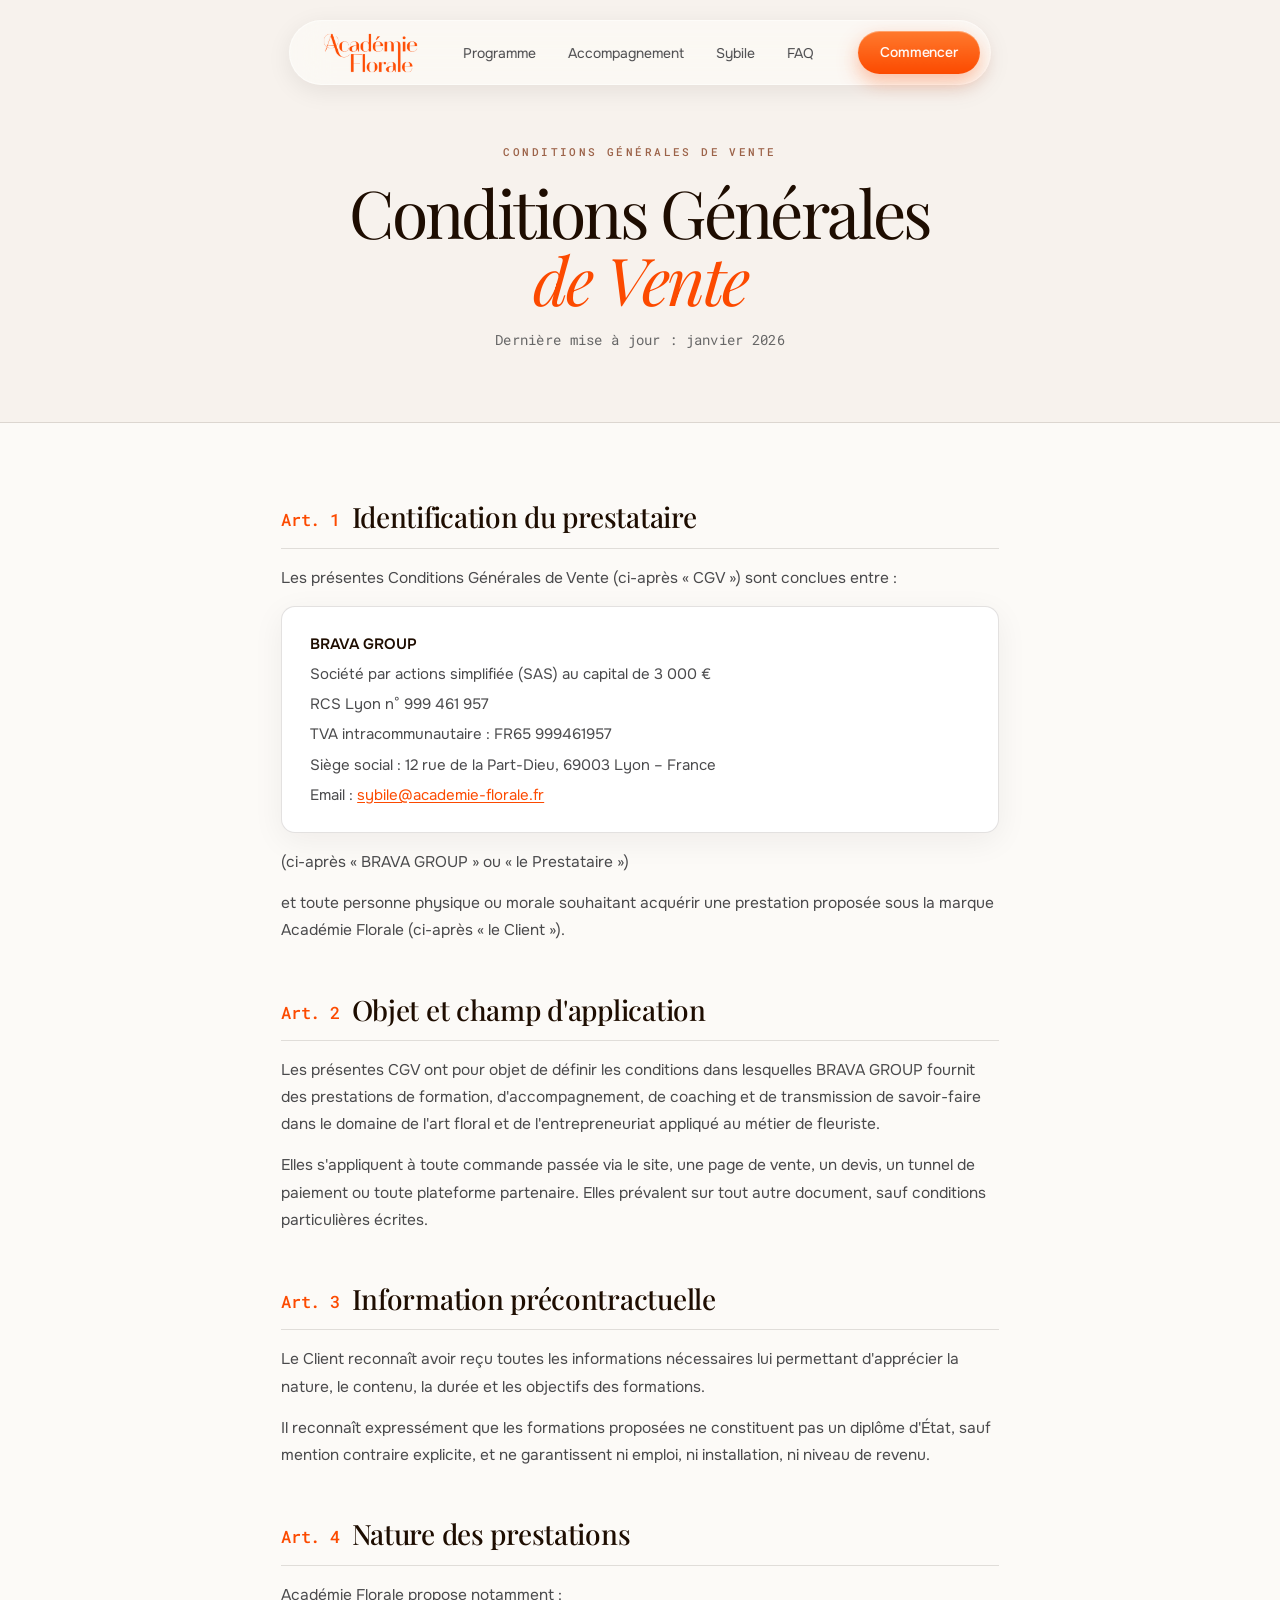
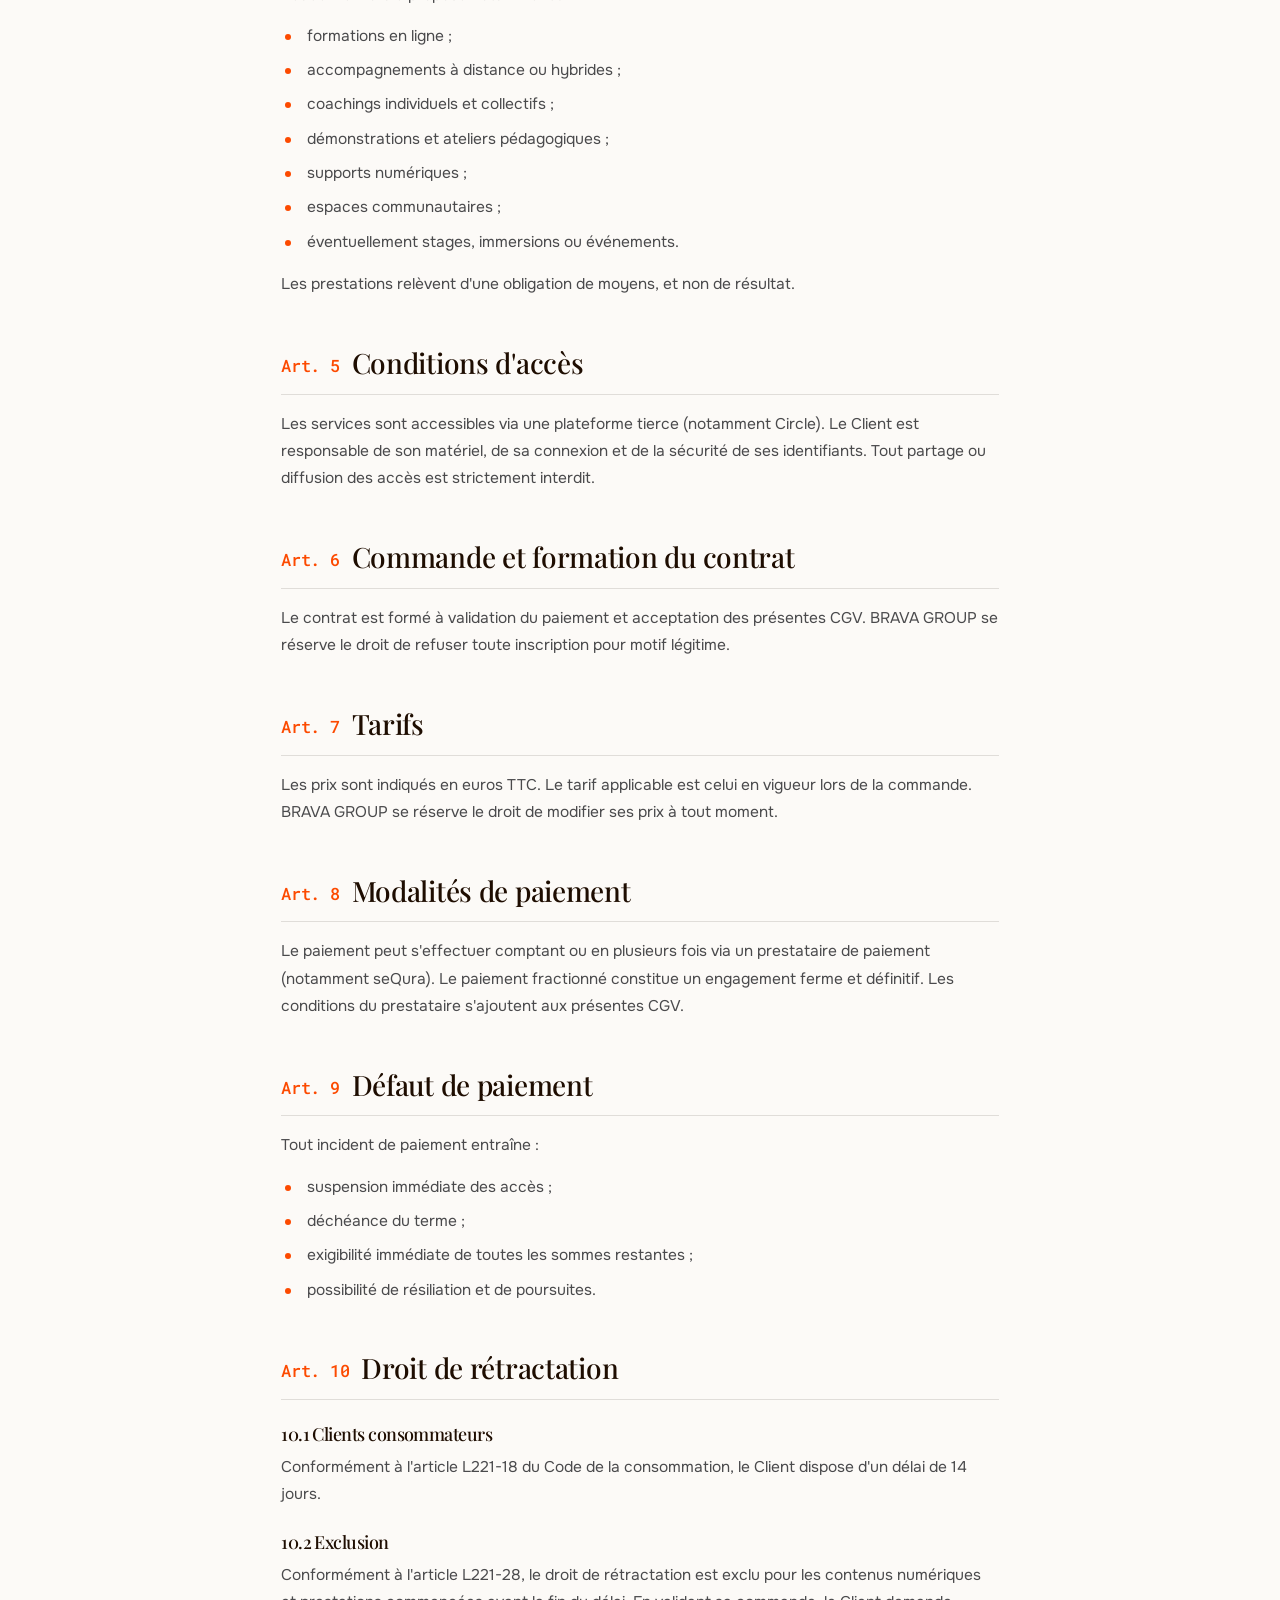
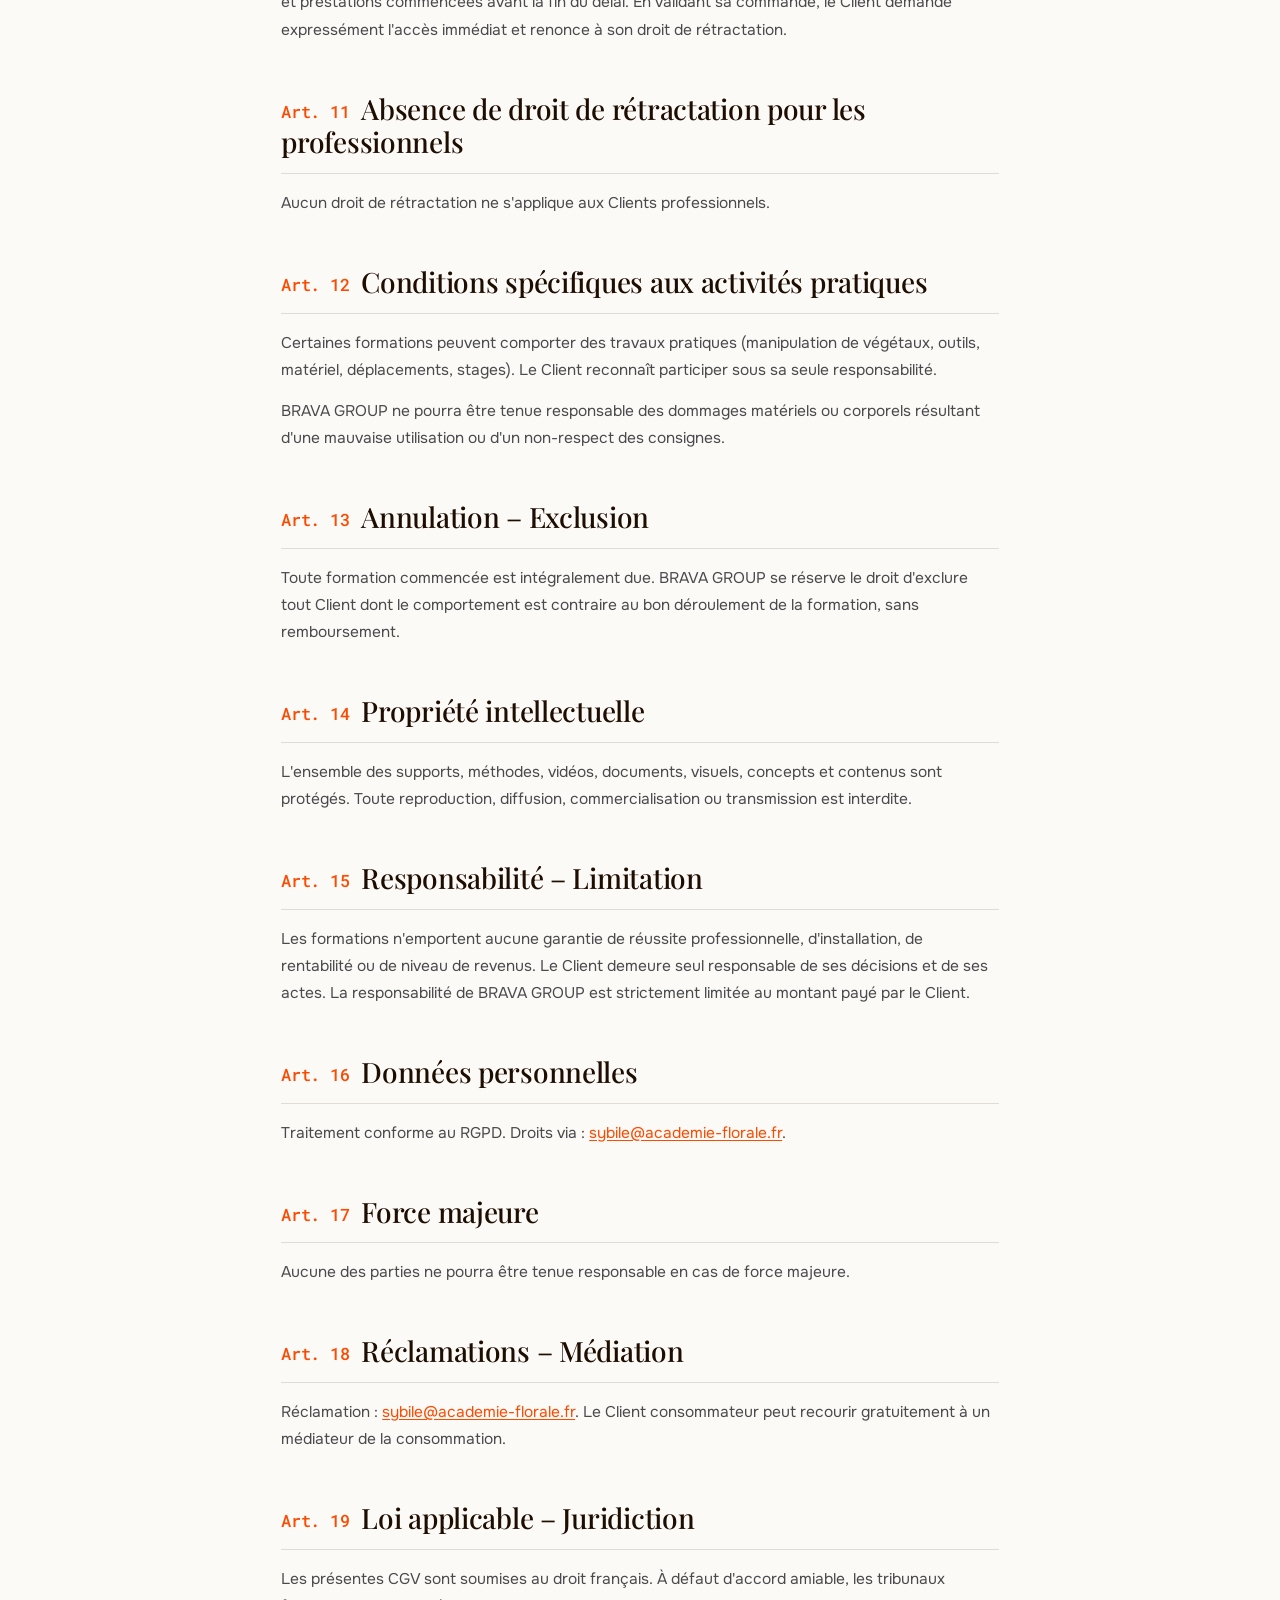
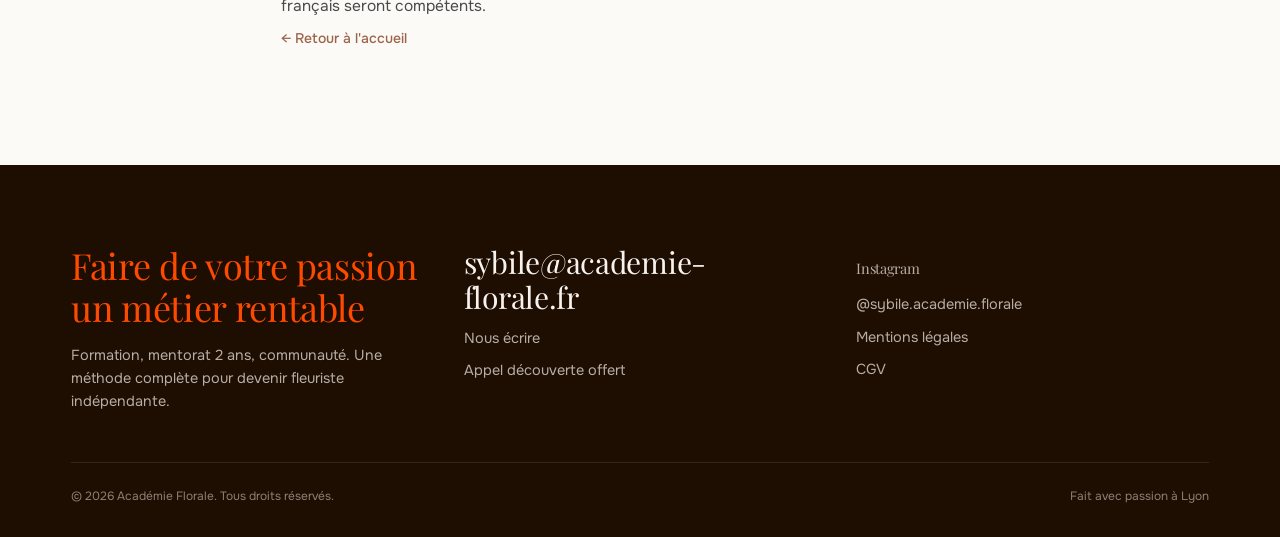
<file: cgv.html>
<!DOCTYPE html>
<html lang="fr">
<head>
    <meta charset="UTF-8" />
    <meta name="viewport" content="width=device-width, initial-scale=1.0" />
    <title>Conditions Générales de Vente — Académie Florale</title>
    <meta name="description" content="Conditions Générales de Vente de l'Académie Florale (BRAVA GROUP)." />
    <meta name="robots" content="noindex" />
    <link rel="icon" type="image/svg+xml" href="[data-uri]" />
    <link rel="preconnect" href="https://fonts.googleapis.com" />
    <link rel="preconnect" href="https://fonts.gstatic.com" crossorigin />
    <link href="https://fonts.googleapis.com/css2?family=Playfair+Display:ital,wght@0,400;0,500;0,600;0,700;1,400;1,600&family=Libre+Caslon+Display&family=Onest:wght@300;400;500;600&family=Roboto+Mono:wght@400;500&display=swap" rel="stylesheet" />
    <link rel="stylesheet" href="styles.css" />
</head>
<body class="legal-page">

    <!-- NAV -->
    <nav class="nav">
        <a href="index.html" class="nav-logo" aria-label="Académie Florale — accueil"><img src="assets/images/logo-academie-florale.png" alt="Académie Florale" /></a>
        <ul class="nav-links">
            <li><a href="index.html#programme">Programme</a></li>
            <li><a href="index.html#accompagnement">Accompagnement</a></li>
            <li><a href="index.html#formatrice">Sybile</a></li>
            <li><a href="index.html#faq">FAQ</a></li>
        </ul>
        <a href="https://app.iclosed.io/e/academie-florale/candidature-site" target="_blank" rel="noopener" class="btn btn-primary nav-cta">Commencer</a>
    </nav>

    <!-- HERO -->
    <header class="legal-hero">
        <span class="eyebrow">Conditions Générales de Vente</span>
        <h1>Conditions Générales<br /><em>de Vente</em></h1>
        <p class="legal-meta">Dernière mise à jour : janvier 2026</p>
    </header>

    <!-- BODY -->
    <main class="legal-body">
        <section class="legal-block">
            <h2><span class="n">Art. 1</span>Identification du prestataire</h2>
            <p>Les présentes Conditions Générales de Vente (ci-après « CGV ») sont conclues entre :</p>
            <div class="legal-entity">
                <p><strong>BRAVA GROUP</strong></p>
                <p>Société par actions simplifiée (SAS) au capital de 3 000 €</p>
                <p>RCS Lyon n° 999 461 957</p>
                <p>TVA intracommunautaire : FR65 999461957</p>
                <p>Siège social : 12 rue de la Part-Dieu, 69003 Lyon – France</p>
                <p>Email : <a href="mailto:sybile@academie-florale.fr">sybile@academie-florale.fr</a></p>
            </div>
            <p>(ci-après « BRAVA GROUP » ou « le Prestataire »)</p>
            <p>et toute personne physique ou morale souhaitant acquérir une prestation proposée sous la marque Académie Florale (ci-après « le Client »).</p>
        </section>

        <section class="legal-block">
            <h2><span class="n">Art. 2</span>Objet et champ d'application</h2>
            <p>Les présentes CGV ont pour objet de définir les conditions dans lesquelles BRAVA GROUP fournit des prestations de formation, d'accompagnement, de coaching et de transmission de savoir-faire dans le domaine de l'art floral et de l'entrepreneuriat appliqué au métier de fleuriste.</p>
            <p>Elles s'appliquent à toute commande passée via le site, une page de vente, un devis, un tunnel de paiement ou toute plateforme partenaire. Elles prévalent sur tout autre document, sauf conditions particulières écrites.</p>
        </section>

        <section class="legal-block">
            <h2><span class="n">Art. 3</span>Information précontractuelle</h2>
            <p>Le Client reconnaît avoir reçu toutes les informations nécessaires lui permettant d'apprécier la nature, le contenu, la durée et les objectifs des formations.</p>
            <p>Il reconnaît expressément que les formations proposées ne constituent pas un diplôme d'État, sauf mention contraire explicite, et ne garantissent ni emploi, ni installation, ni niveau de revenu.</p>
        </section>

        <section class="legal-block">
            <h2><span class="n">Art. 4</span>Nature des prestations</h2>
            <p>Académie Florale propose notamment :</p>
            <ul>
                <li>formations en ligne ;</li>
                <li>accompagnements à distance ou hybrides ;</li>
                <li>coachings individuels et collectifs ;</li>
                <li>démonstrations et ateliers pédagogiques ;</li>
                <li>supports numériques ;</li>
                <li>espaces communautaires ;</li>
                <li>éventuellement stages, immersions ou événements.</li>
            </ul>
            <p>Les prestations relèvent d'une obligation de moyens, et non de résultat.</p>
        </section>

        <section class="legal-block">
            <h2><span class="n">Art. 5</span>Conditions d'accès</h2>
            <p>Les services sont accessibles via une plateforme tierce (notamment Circle). Le Client est responsable de son matériel, de sa connexion et de la sécurité de ses identifiants. Tout partage ou diffusion des accès est strictement interdit.</p>
        </section>

        <section class="legal-block">
            <h2><span class="n">Art. 6</span>Commande et formation du contrat</h2>
            <p>Le contrat est formé à validation du paiement et acceptation des présentes CGV. BRAVA GROUP se réserve le droit de refuser toute inscription pour motif légitime.</p>
        </section>

        <section class="legal-block">
            <h2><span class="n">Art. 7</span>Tarifs</h2>
            <p>Les prix sont indiqués en euros TTC. Le tarif applicable est celui en vigueur lors de la commande. BRAVA GROUP se réserve le droit de modifier ses prix à tout moment.</p>
        </section>

        <section class="legal-block">
            <h2><span class="n">Art. 8</span>Modalités de paiement</h2>
            <p>Le paiement peut s'effectuer comptant ou en plusieurs fois via un prestataire de paiement (notamment seQura). Le paiement fractionné constitue un engagement ferme et définitif. Les conditions du prestataire s'ajoutent aux présentes CGV.</p>
        </section>

        <section class="legal-block">
            <h2><span class="n">Art. 9</span>Défaut de paiement</h2>
            <p>Tout incident de paiement entraîne :</p>
            <ul>
                <li>suspension immédiate des accès ;</li>
                <li>déchéance du terme ;</li>
                <li>exigibilité immédiate de toutes les sommes restantes ;</li>
                <li>possibilité de résiliation et de poursuites.</li>
            </ul>
        </section>

        <section class="legal-block">
            <h2><span class="n">Art. 10</span>Droit de rétractation</h2>
            <h3>10.1 Clients consommateurs</h3>
            <p>Conformément à l'article L221-18 du Code de la consommation, le Client dispose d'un délai de 14 jours.</p>
            <h3>10.2 Exclusion</h3>
            <p>Conformément à l'article L221-28, le droit de rétractation est exclu pour les contenus numériques et prestations commencées avant la fin du délai. En validant sa commande, le Client demande expressément l'accès immédiat et renonce à son droit de rétractation.</p>
        </section>

        <section class="legal-block">
            <h2><span class="n">Art. 11</span>Absence de droit de rétractation pour les professionnels</h2>
            <p>Aucun droit de rétractation ne s'applique aux Clients professionnels.</p>
        </section>

        <section class="legal-block">
            <h2><span class="n">Art. 12</span>Conditions spécifiques aux activités pratiques</h2>
            <p>Certaines formations peuvent comporter des travaux pratiques (manipulation de végétaux, outils, matériel, déplacements, stages). Le Client reconnaît participer sous sa seule responsabilité.</p>
            <p>BRAVA GROUP ne pourra être tenue responsable des dommages matériels ou corporels résultant d'une mauvaise utilisation ou d'un non-respect des consignes.</p>
        </section>

        <section class="legal-block">
            <h2><span class="n">Art. 13</span>Annulation – Exclusion</h2>
            <p>Toute formation commencée est intégralement due. BRAVA GROUP se réserve le droit d'exclure tout Client dont le comportement est contraire au bon déroulement de la formation, sans remboursement.</p>
        </section>

        <section class="legal-block">
            <h2><span class="n">Art. 14</span>Propriété intellectuelle</h2>
            <p>L'ensemble des supports, méthodes, vidéos, documents, visuels, concepts et contenus sont protégés. Toute reproduction, diffusion, commercialisation ou transmission est interdite.</p>
        </section>

        <section class="legal-block">
            <h2><span class="n">Art. 15</span>Responsabilité – Limitation</h2>
            <p>Les formations n'emportent aucune garantie de réussite professionnelle, d'installation, de rentabilité ou de niveau de revenus. Le Client demeure seul responsable de ses décisions et de ses actes. La responsabilité de BRAVA GROUP est strictement limitée au montant payé par le Client.</p>
        </section>

        <section class="legal-block">
            <h2><span class="n">Art. 16</span>Données personnelles</h2>
            <p>Traitement conforme au RGPD. Droits via : <a href="mailto:sybile@academie-florale.fr">sybile@academie-florale.fr</a>.</p>
        </section>

        <section class="legal-block">
            <h2><span class="n">Art. 17</span>Force majeure</h2>
            <p>Aucune des parties ne pourra être tenue responsable en cas de force majeure.</p>
        </section>

        <section class="legal-block">
            <h2><span class="n">Art. 18</span>Réclamations – Médiation</h2>
            <p>Réclamation : <a href="mailto:sybile@academie-florale.fr">sybile@academie-florale.fr</a>. Le Client consommateur peut recourir gratuitement à un médiateur de la consommation.</p>
        </section>

        <section class="legal-block">
            <h2><span class="n">Art. 19</span>Loi applicable – Juridiction</h2>
            <p>Les présentes CGV sont soumises au droit français. À défaut d'accord amiable, les tribunaux français seront compétents.</p>
        </section>

        <a href="index.html" class="legal-back">← Retour à l'accueil</a>
    </main>

    <!-- FOOTER -->
    <footer class="footer">
        <div class="footer-inner">
            <div class="footer-grid">
                <div class="footer-col footer-brand">
                    <h3 class="footer-brand-title">Faire de votre passion un métier rentable</h3>
                    <p style="margin-top:16px;">Formation, mentorat 2 ans, communauté. Une méthode complète pour devenir fleuriste indépendante.</p>
                </div>
                <div class="footer-col">
                    <h3>sybile@academie-florale.fr</h3>
                    <ul>
                        <li><a href="mailto:sybile@academie-florale.fr">Nous écrire</a></li>
                        <li><a href="index.html#cta">Appel découverte offert</a></li>
                    </ul>
                </div>
                <div class="footer-col">
                    <h3><a href="https://www.instagram.com/sybile.academie.florale/?hl=fr" target="_blank" rel="noopener">Instagram</a></h3>
                    <ul>
                        <li><a href="https://www.instagram.com/sybile.academie.florale/?hl=fr" target="_blank" rel="noopener">@sybile.academie.florale</a></li>
                        <li><a href="mentions-legales.html">Mentions légales</a></li>
                        <li><a href="cgv.html">CGV</a></li>
                    </ul>
                </div>
            </div>
            <div class="footer-bottom">
                <span>© 2026 Académie Florale. Tous droits réservés.</span>
                <span>Fait avec passion à Lyon</span>
            </div>
        </div>
    </footer>

</body>
</html>
</file>
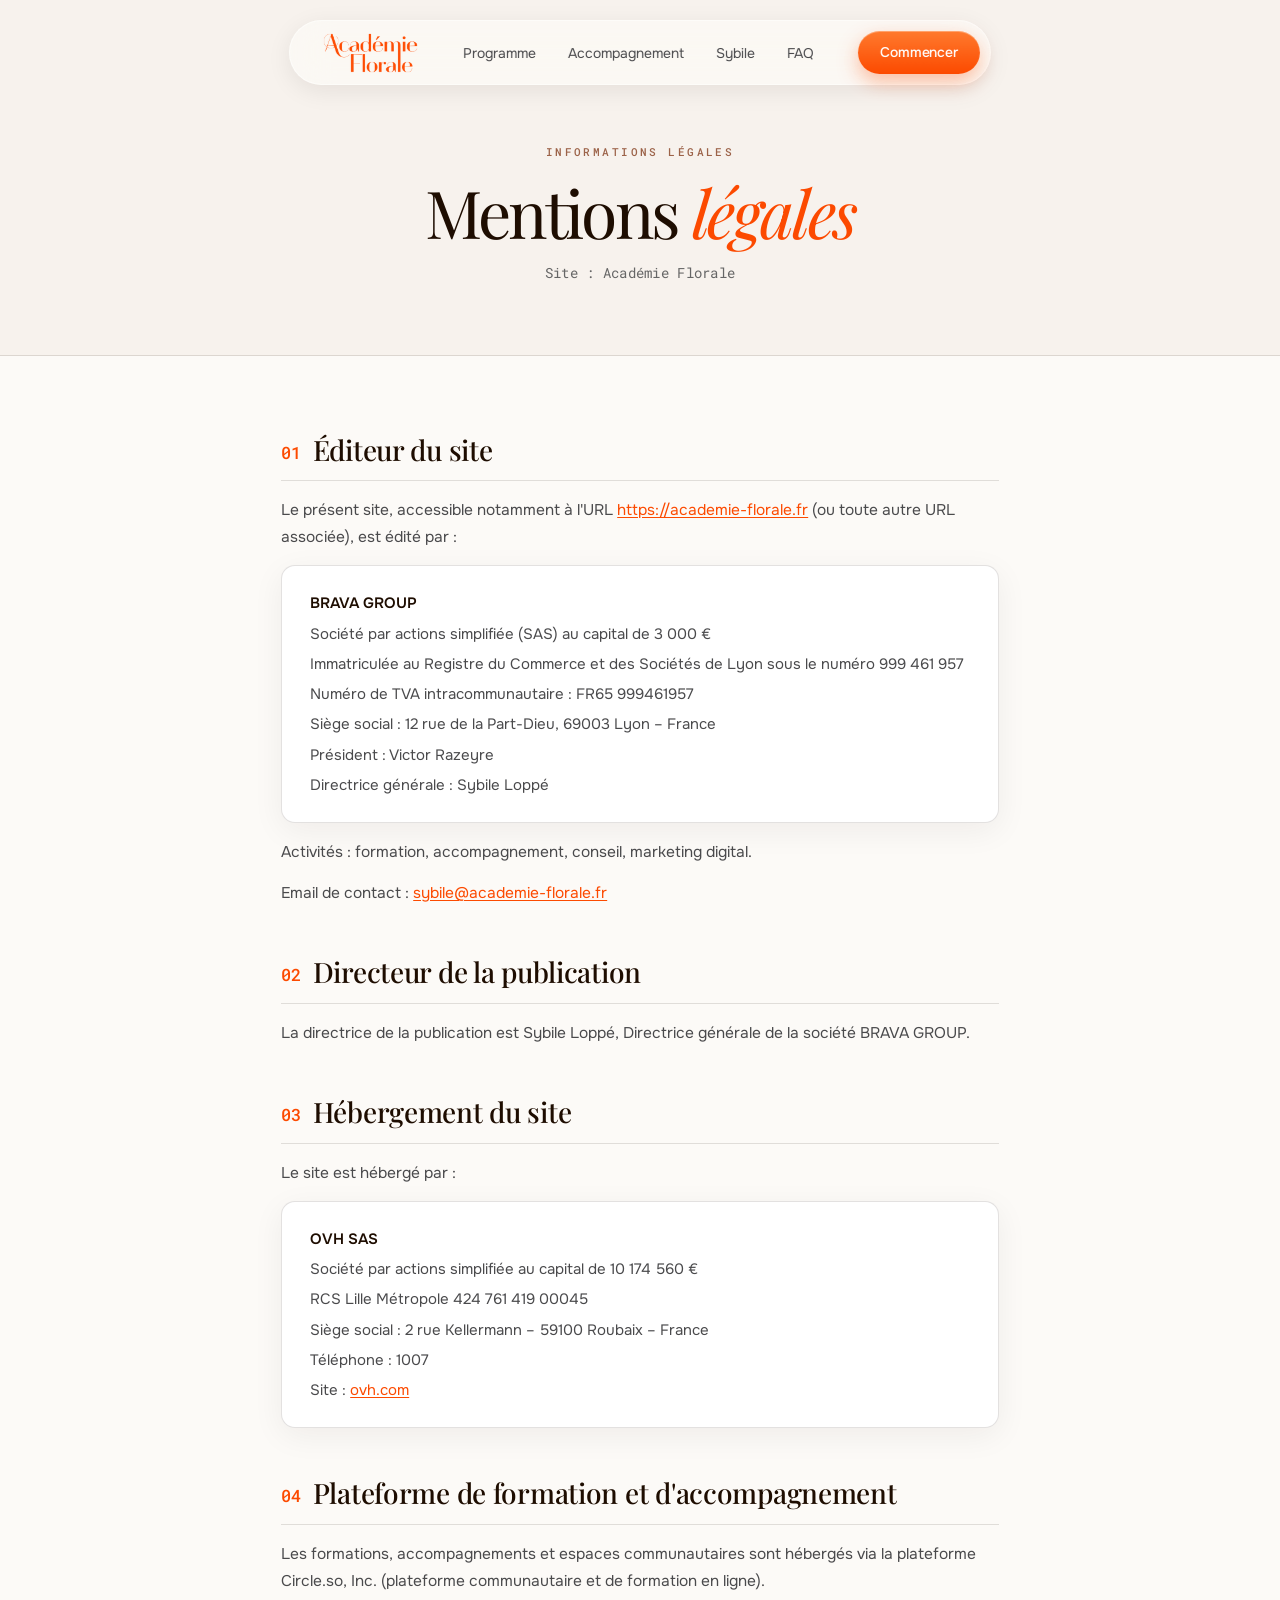
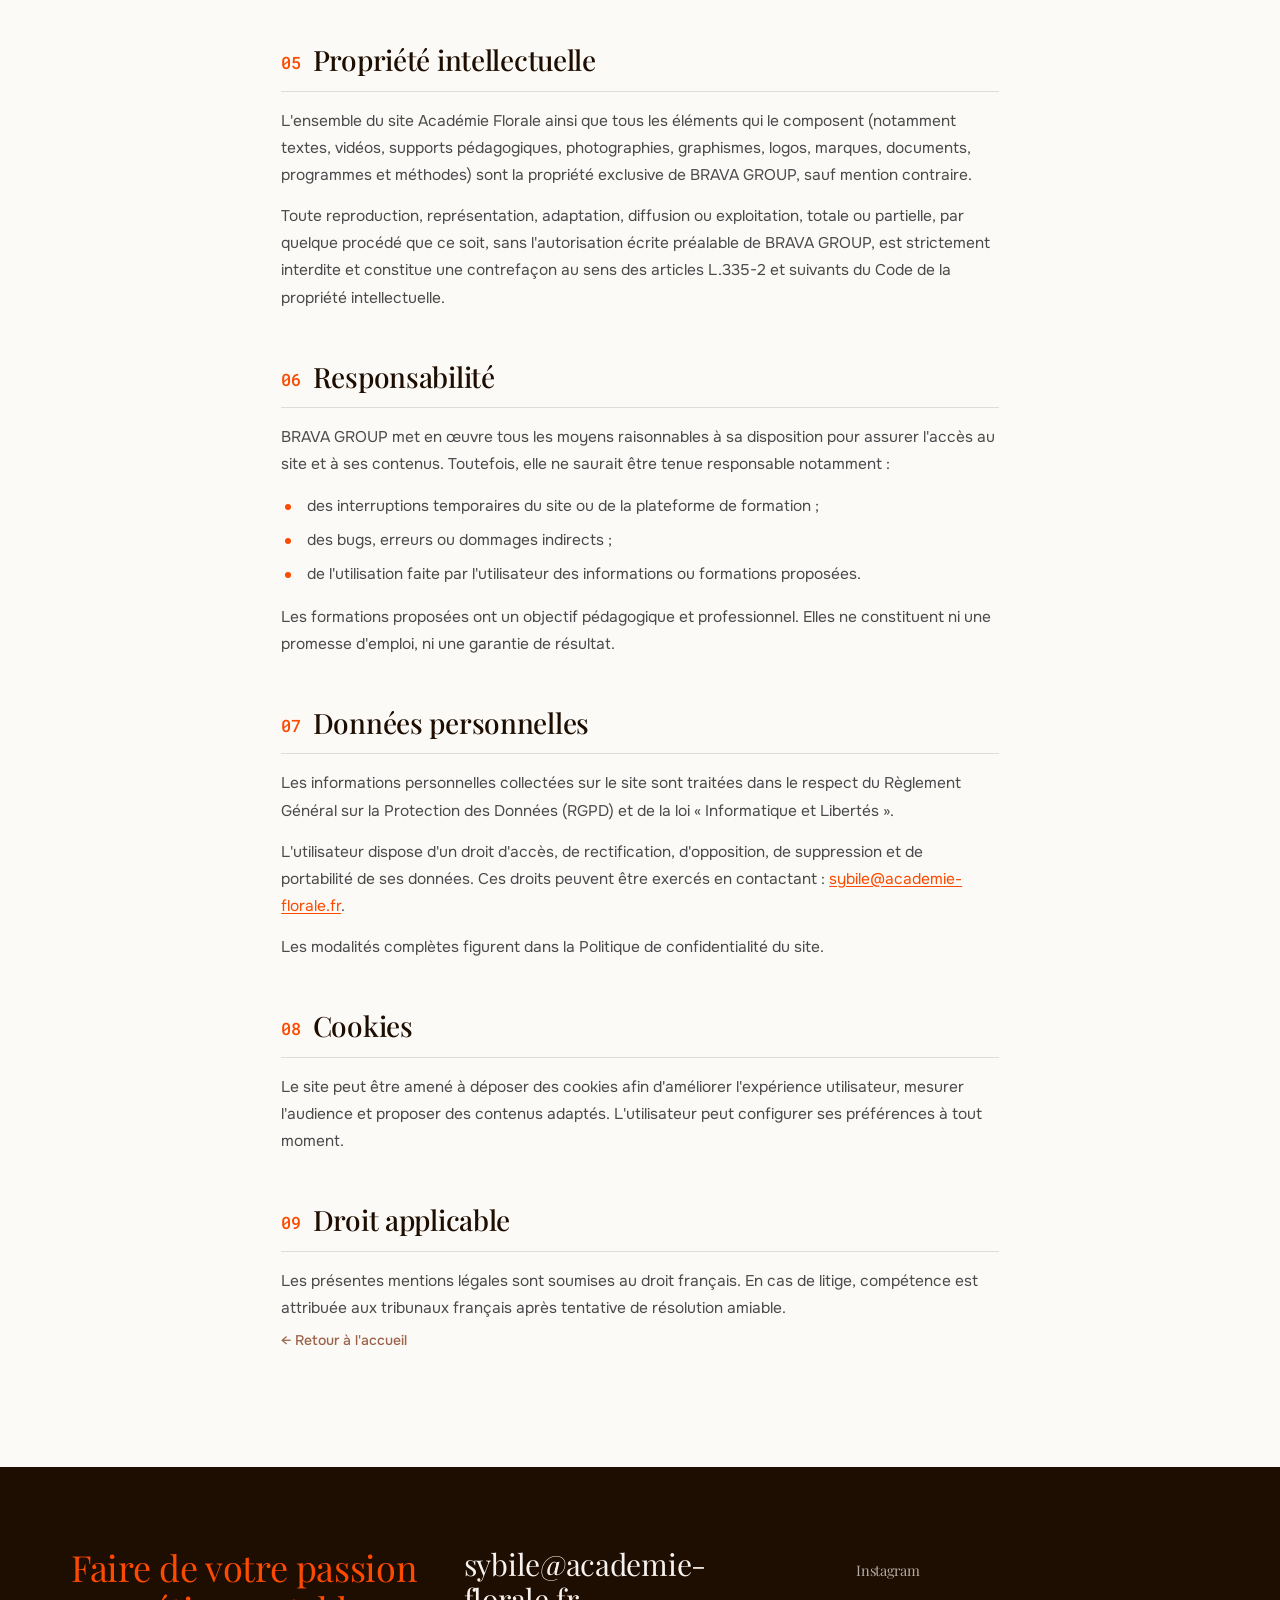
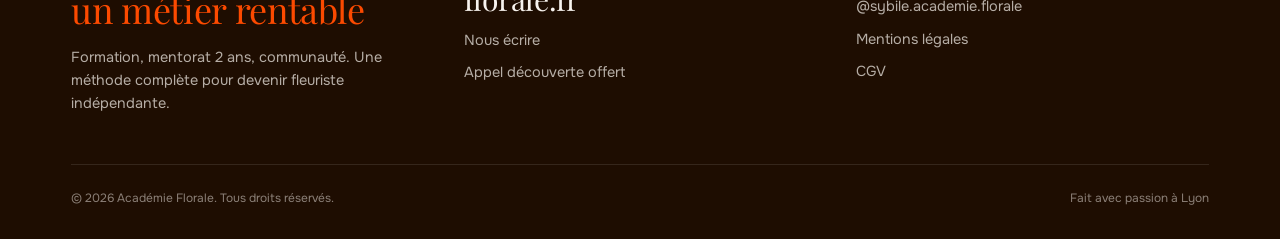
<file: mentions-legales.html>
<!DOCTYPE html>
<html lang="fr">
<head>
    <meta charset="UTF-8" />
    <meta name="viewport" content="width=device-width, initial-scale=1.0" />
    <title>Mentions légales — Académie Florale</title>
    <meta name="description" content="Mentions légales du site Académie Florale, édité par BRAVA GROUP." />
    <meta name="robots" content="noindex" />
    <link rel="icon" type="image/svg+xml" href="[data-uri]" />
    <link rel="preconnect" href="https://fonts.googleapis.com" />
    <link rel="preconnect" href="https://fonts.gstatic.com" crossorigin />
    <link href="https://fonts.googleapis.com/css2?family=Playfair+Display:ital,wght@0,400;0,500;0,600;0,700;1,400;1,600&family=Libre+Caslon+Display&family=Onest:wght@300;400;500;600&family=Roboto+Mono:wght@400;500&display=swap" rel="stylesheet" />
    <link rel="stylesheet" href="styles.css" />
</head>
<body class="legal-page">

    <!-- NAV -->
    <nav class="nav">
        <a href="index.html" class="nav-logo" aria-label="Académie Florale — accueil"><img src="assets/images/logo-academie-florale.png" alt="Académie Florale" /></a>
        <ul class="nav-links">
            <li><a href="index.html#programme">Programme</a></li>
            <li><a href="index.html#accompagnement">Accompagnement</a></li>
            <li><a href="index.html#formatrice">Sybile</a></li>
            <li><a href="index.html#faq">FAQ</a></li>
        </ul>
        <a href="https://app.iclosed.io/e/academie-florale/candidature-site" target="_blank" rel="noopener" class="btn btn-primary nav-cta">Commencer</a>
    </nav>

    <!-- HERO -->
    <header class="legal-hero">
        <span class="eyebrow">Informations légales</span>
        <h1>Mentions <em>légales</em></h1>
        <p class="legal-meta">Site : Académie Florale</p>
    </header>

    <!-- BODY -->
    <main class="legal-body">
        <section class="legal-block">
            <h2><span class="n">01</span>Éditeur du site</h2>
            <p>Le présent site, accessible notamment à l'URL <a href="https://academie-florale.fr">https://academie-florale.fr</a> (ou toute autre URL associée), est édité par :</p>
            <div class="legal-entity">
                <p><strong>BRAVA GROUP</strong></p>
                <p>Société par actions simplifiée (SAS) au capital de 3 000 €</p>
                <p>Immatriculée au Registre du Commerce et des Sociétés de Lyon sous le numéro 999 461 957</p>
                <p>Numéro de TVA intracommunautaire : FR65 999461957</p>
                <p>Siège social : 12 rue de la Part-Dieu, 69003 Lyon – France</p>
                <p>Président : Victor Razeyre</p>
                <p>Directrice générale : Sybile Loppé</p>
            </div>
            <p>Activités : formation, accompagnement, conseil, marketing digital.</p>
            <p>Email de contact : <a href="mailto:sybile@academie-florale.fr">sybile@academie-florale.fr</a></p>
        </section>

        <section class="legal-block">
            <h2><span class="n">02</span>Directeur de la publication</h2>
            <p>La directrice de la publication est Sybile Loppé, Directrice générale de la société BRAVA GROUP.</p>
        </section>

        <section class="legal-block">
            <h2><span class="n">03</span>Hébergement du site</h2>
            <p>Le site est hébergé par :</p>
            <div class="legal-entity">
                <p><strong>OVH SAS</strong></p>
                <p>Société par actions simplifiée au capital de 10 174 560 €</p>
                <p>RCS Lille Métropole 424 761 419 00045</p>
                <p>Siège social : 2 rue Kellermann – 59100 Roubaix – France</p>
                <p>Téléphone : 1007</p>
                <p>Site : <a href="https://www.ovh.com">ovh.com</a></p>
            </div>
        </section>

        <section class="legal-block">
            <h2><span class="n">04</span>Plateforme de formation et d'accompagnement</h2>
            <p>Les formations, accompagnements et espaces communautaires sont hébergés via la plateforme Circle.so, Inc. (plateforme communautaire et de formation en ligne).</p>
        </section>

        <section class="legal-block">
            <h2><span class="n">05</span>Propriété intellectuelle</h2>
            <p>L'ensemble du site Académie Florale ainsi que tous les éléments qui le composent (notamment textes, vidéos, supports pédagogiques, photographies, graphismes, logos, marques, documents, programmes et méthodes) sont la propriété exclusive de BRAVA GROUP, sauf mention contraire.</p>
            <p>Toute reproduction, représentation, adaptation, diffusion ou exploitation, totale ou partielle, par quelque procédé que ce soit, sans l'autorisation écrite préalable de BRAVA GROUP, est strictement interdite et constitue une contrefaçon au sens des articles L.335-2 et suivants du Code de la propriété intellectuelle.</p>
        </section>

        <section class="legal-block">
            <h2><span class="n">06</span>Responsabilité</h2>
            <p>BRAVA GROUP met en œuvre tous les moyens raisonnables à sa disposition pour assurer l'accès au site et à ses contenus. Toutefois, elle ne saurait être tenue responsable notamment :</p>
            <ul>
                <li>des interruptions temporaires du site ou de la plateforme de formation ;</li>
                <li>des bugs, erreurs ou dommages indirects ;</li>
                <li>de l'utilisation faite par l'utilisateur des informations ou formations proposées.</li>
            </ul>
            <p>Les formations proposées ont un objectif pédagogique et professionnel. Elles ne constituent ni une promesse d'emploi, ni une garantie de résultat.</p>
        </section>

        <section class="legal-block">
            <h2><span class="n">07</span>Données personnelles</h2>
            <p>Les informations personnelles collectées sur le site sont traitées dans le respect du Règlement Général sur la Protection des Données (RGPD) et de la loi « Informatique et Libertés ».</p>
            <p>L'utilisateur dispose d'un droit d'accès, de rectification, d'opposition, de suppression et de portabilité de ses données. Ces droits peuvent être exercés en contactant : <a href="mailto:sybile@academie-florale.fr">sybile@academie-florale.fr</a>.</p>
            <p>Les modalités complètes figurent dans la Politique de confidentialité du site.</p>
        </section>

        <section class="legal-block">
            <h2><span class="n">08</span>Cookies</h2>
            <p>Le site peut être amené à déposer des cookies afin d'améliorer l'expérience utilisateur, mesurer l'audience et proposer des contenus adaptés. L'utilisateur peut configurer ses préférences à tout moment.</p>
        </section>

        <section class="legal-block">
            <h2><span class="n">09</span>Droit applicable</h2>
            <p>Les présentes mentions légales sont soumises au droit français. En cas de litige, compétence est attribuée aux tribunaux français après tentative de résolution amiable.</p>
        </section>

        <a href="index.html" class="legal-back">← Retour à l'accueil</a>
    </main>

    <!-- FOOTER -->
    <footer class="footer">
        <div class="footer-inner">
            <div class="footer-grid">
                <div class="footer-col footer-brand">
                    <h3 class="footer-brand-title">Faire de votre passion un métier rentable</h3>
                    <p style="margin-top:16px;">Formation, mentorat 2 ans, communauté. Une méthode complète pour devenir fleuriste indépendante.</p>
                </div>
                <div class="footer-col">
                    <h3>sybile@academie-florale.fr</h3>
                    <ul>
                        <li><a href="mailto:sybile@academie-florale.fr">Nous écrire</a></li>
                        <li><a href="index.html#cta">Appel découverte offert</a></li>
                    </ul>
                </div>
                <div class="footer-col">
                    <h3><a href="https://www.instagram.com/sybile.academie.florale/?hl=fr" target="_blank" rel="noopener">Instagram</a></h3>
                    <ul>
                        <li><a href="https://www.instagram.com/sybile.academie.florale/?hl=fr" target="_blank" rel="noopener">@sybile.academie.florale</a></li>
                        <li><a href="mentions-legales.html">Mentions légales</a></li>
                        <li><a href="cgv.html">CGV</a></li>
                    </ul>
                </div>
            </div>
            <div class="footer-bottom">
                <span>© 2026 Académie Florale. Tous droits réservés.</span>
                <span>Fait avec passion à Lyon</span>
            </div>
        </div>
    </footer>

</body>
</html>
</file>
<file: styles.css>
/* =========================================================
   Académie Florale — mirror of academie-florale.fr
   Palette exacte: cream + brown + orange #FC4A00
   ========================================================= */

:root {
    --cream: #FCFAF7;
    --cream-warm: #F7F2ED;
    --cream-deep: #EDE8E4;
    --brown-deep: #1E0D01;
    --brown-warm: #9C6349;
    --text: #272727;
    --text-muted: #666666;
    --text-soft: #4A4A4C;

    /* THE orange — measured from the live site */
    --orange: #FC4A00;
    --orange-2: #E85B2C;
    --orange-glow: rgba(252, 74, 0, 0.35);

    --line: rgba(30, 13, 1, 0.12);
    --white: #ffffff;

    --font-serif: 'Playfair Display', 'Times New Roman', serif;
    --font-caslon: 'Libre Caslon Condensed', 'Playfair Display', serif;
    --font-sans: 'Onest', 'Inter', -apple-system, BlinkMacSystemFont, sans-serif;
    --font-mono: 'Roboto Mono', ui-monospace, monospace;

    --radius-pill: 100px;
    --radius-lg: 24px;
    --radius-md: 14px;
    --radius-sm: 12px;

    --gutter: clamp(20px, 4vw, 80px);
    --section: clamp(72px, 10vw, 140px);
    --max-w: 1240px;

    --shadow-soft: 0 20px 60px rgba(30, 13, 1, 0.10);
    --shadow-card: 0 8px 32px rgba(30, 13, 1, 0.06);
    --shadow-orange: 0 12px 32px var(--orange-glow);
}

* { margin: 0; padding: 0; box-sizing: border-box; }
html { scroll-behavior: smooth; -webkit-font-smoothing: antialiased; }
body {
    font-family: var(--font-sans);
    background: var(--cream);
    color: var(--text);
    line-height: 1.5;
    font-size: 16px;
    overflow-x: hidden;
}
img { max-width: 100%; height: auto; display: block; }
a { color: inherit; text-decoration: none; }
button { font-family: inherit; cursor: pointer; border: none; background: none; }

/* -------------------------------------------------
   TYPOGRAPHY — Playfair everywhere, orange italic for accents
   ------------------------------------------------- */
h1, h2, h3, h4 {
    font-family: var(--font-serif);
    color: var(--text);
    font-weight: 400;
    letter-spacing: -0.03em;
    line-height: 1.1;
}

h1 {
    font-family: var(--font-serif);
    font-size: clamp(52px, 8vw, 128px);
    letter-spacing: -0.04em;
    line-height: 0.95;
}

h2 {
    font-size: clamp(34px, 4.5vw, 48px);
    letter-spacing: -0.02em;
    line-height: 1.1;
}

h3 {
    font-size: clamp(20px, 2vw, 22px);
    line-height: 1.35;
    font-weight: 500;
}

.orange { color: var(--orange); font-style: italic; }
.orange-plain { color: var(--orange); }

.eyebrow {
    font-family: var(--font-mono);
    font-size: 11px;
    text-transform: uppercase;
    letter-spacing: 0.22em;
    color: var(--brown-warm);
    font-weight: 500;
}

/* -------------------------------------------------
   LAYOUT
   ------------------------------------------------- */
.wrap {
    max-width: var(--max-w);
    margin: 0 auto;
    padding-left: var(--gutter);
    padding-right: var(--gutter);
}
section { padding-top: var(--section); padding-bottom: var(--section); }
.section-lead { max-width: 780px; margin: 0 auto clamp(48px, 6vw, 80px); text-align: center; }
.section-lead h2 { margin-bottom: 16px; }
.section-lead p { color: var(--text-soft); font-size: 17px; line-height: 1.65; }

/* -------------------------------------------------
   BUTTONS — orange gradient pill = the site's signature
   ------------------------------------------------- */
.btn {
    display: inline-flex;
    align-items: center;
    justify-content: center;
    gap: 10px;
    padding: 14px 28px;
    border-radius: var(--radius-pill);
    font-size: 15px;
    font-weight: 500;
    letter-spacing: -0.005em;
    transition: transform 0.2s ease, box-shadow 0.2s ease, filter 0.2s ease;
    white-space: nowrap;
    cursor: pointer;
}

.btn-primary {
    background: linear-gradient(180deg, #FF7A2E 0%, var(--orange) 100%);
    color: var(--white);
    box-shadow: 0 8px 20px var(--orange-glow), inset 0 1px 0 rgba(255,255,255,0.3);
}
.btn-primary:hover { transform: translateY(-2px); box-shadow: 0 14px 28px var(--orange-glow); filter: brightness(1.05); }

.btn-ghost {
    background: transparent;
    color: var(--brown-deep);
    border: 1px solid var(--line);
}
.btn-ghost:hover { background: var(--cream-deep); }

.btn .arrow { transition: transform 0.2s ease; }
.btn:hover .arrow { transform: translateX(4px); }

/* -------------------------------------------------
   NAV — glass pill, top of page
   ------------------------------------------------- */
.nav {
    position: fixed;
    top: 20px;
    left: 50%;
    transform: translateX(-50%);
    z-index: 100;
    background: rgba(252, 250, 247, 0.78);
    backdrop-filter: blur(20px) saturate(180%);
    -webkit-backdrop-filter: blur(20px) saturate(180%);
    border: 1px solid rgba(255,255,255,0.5);
    border-radius: var(--radius-pill);
    padding: 10px 10px 10px 32px;
    display: flex;
    align-items: center;
    gap: 44px;
    box-shadow: 0 6px 24px rgba(30, 13, 1, 0.08);
}

.nav-logo {
    font-family: var(--font-serif);
    font-size: 20px;
    font-weight: 500;
    color: var(--brown-deep);
    letter-spacing: -0.02em;
}
.nav-logo em { font-style: italic; color: var(--brown-warm); font-weight: 400; }
.nav-logo { display: flex; align-items: center; flex: 0 0 auto; }
.nav-logo img { height: 42px; width: auto; max-width: none; display: block; }
@media (max-width: 900px) { .nav-logo img { height: 34px; } }

.nav-links { display: flex; gap: 32px; list-style: none; }
.nav-links a { font-size: 14px; color: var(--text-soft); transition: color 0.2s; }
.nav-links a:hover { color: var(--brown-deep); }

.nav-cta { padding: 11px 22px; font-size: 14px; }

@media (max-width: 900px) { .nav-links { display: none; } .nav { padding-left: 20px; } }

/* -------------------------------------------------
   HERO — full-viewport background image + overlay text
   ------------------------------------------------- */
.hero {
    position: relative;
    min-height: 100vh;
    padding: 0;
    background: #000;
    overflow: hidden;
    display: flex;
    flex-direction: column;
}
.hero-bg {
    position: absolute;
    inset: 0;
    background-image: url('assets/images/hero-bg.jpg');
    background-size: cover;
    background-position: center;
    z-index: 0;
}
.hero-bg::after {
    content: '';
    position: absolute;
    inset: 0;
    background:
        linear-gradient(180deg, rgba(0,0,0,0.55) 0%, rgba(0,0,0,0.28) 28%, rgba(0,0,0,0.05) 52%, rgba(0,0,0,0.6) 100%);
}

.hero-copy {
    position: relative;
    z-index: 2;
    max-width: var(--max-w);
    width: 100%;
    margin: 0 auto;
    padding: 0 var(--gutter);
    padding-top: clamp(120px, 15vh, 180px);
    padding-bottom: 40px;
    display: flex;
    flex-direction: column;
    align-items: center;
    text-align: center;
    justify-content: flex-start;
    flex: 1;
    min-height: 0;
}
.hero-copy h2 {
    color: var(--white);
    font-size: clamp(32px, 3.4vw, 50px);
    max-width: 820px;
    line-height: 1.15;
    letter-spacing: -0.02em;
    margin: 0 auto 26px;
    font-weight: 400;
    text-wrap: balance;
    text-shadow: 0 2px 24px rgba(0,0,0,0.45);
}
.hero-copy h2 .orange { color: var(--orange); font-style: italic; }

.hero-copy .lede {
    color: rgba(255, 255, 255, 0.96);
    max-width: 600px;
    margin: 0 auto 30px;
    font-size: 15px;
    line-height: 1.6;
    text-wrap: pretty;
    text-shadow: 0 1px 14px rgba(0,0,0,0.7);
}

.hero-display {
    position: relative;
    z-index: 1;
    text-align: center;
    padding: 0 20px;
    margin-top: auto;
    pointer-events: none;
}
.hero-display span {
    display: block;
    font-family: var(--font-serif);
    font-size: clamp(64px, 13vw, 200px);
    color: var(--white);
    letter-spacing: -0.04em;
    line-height: 0.9;
    text-shadow: 0 6px 40px rgba(0,0,0,0.35);
    padding-bottom: 10px;
}

@media (max-width: 700px) {
    .hero-copy h2 .orange { white-space: normal; }
}

/* -------------------------------------------------
   PROGRAMME AUDIENCE (A qui s'addresse) — 3 blocks
   ------------------------------------------------- */
.audience { background: var(--cream); }
.audience-grid {
    display: grid;
    grid-template-columns: repeat(3, 1fr);
    gap: 24px;
    margin-top: 48px;
}
.audience-card {
    padding: 40px 32px;
    background: var(--cream-warm);
    border: 1px solid var(--line);
    border-radius: var(--radius-lg);
    transition: transform 0.25s;
}
.audience-card:hover { transform: translateY(-3px); }

.audience-card .num {
    font-family: var(--font-serif);
    font-style: italic;
    color: var(--orange);
    font-size: 32px;
    margin-bottom: 20px;
    display: block;
    line-height: 1;
}

.audience-card h3 {
    color: var(--brown-deep);
    margin-bottom: 12px;
    line-height: 1.3;
    font-family: var(--font-serif);
    font-size: 22px;
    font-weight: 500;
}
.audience-card p { color: var(--text-soft); font-size: 14.5px; line-height: 1.65; }

@media (max-width: 900px) { .audience-grid { grid-template-columns: 1fr; } }

/* -------------------------------------------------
   PILIERS — 3 tall photo cards with title overlay
   ------------------------------------------------- */
.piliers { background: var(--cream); }
.piliers .section-title {
    text-align: center;
    font-family: var(--font-serif);
    font-size: clamp(34px, 4vw, 48px);
    color: var(--orange);
    letter-spacing: -0.02em;
    margin-bottom: 60px;
    line-height: 1.05;
    font-weight: 400;
}
.piliers .section-title span { color: var(--orange); display: block; font-style: italic; }

.piliers-grid {
    display: grid;
    grid-template-columns: repeat(3, 1fr);
    gap: 20px;
}
.pilier {
    position: relative;
    border-radius: var(--radius-lg);
    overflow: hidden;
    aspect-ratio: 384/522;
    box-shadow: var(--shadow-card);
    transition: transform 0.3s;
}
.pilier:hover { transform: translateY(-4px); }

.pilier img { position: absolute; inset: 0; width: 100%; height: 100%; object-fit: cover; }
.pilier::after {
    content: '';
    position: absolute;
    inset: 0;
    background: linear-gradient(180deg, transparent 40%, rgba(0,0,0,0.75) 100%);
}
.pilier-body {
    position: absolute;
    left: 0;
    right: 0;
    bottom: 0;
    padding: 28px;
    z-index: 2;
    color: var(--white);
}
.pilier-body h3 {
    font-family: var(--font-serif);
    color: var(--white);
    font-size: 20px;
    margin-bottom: 8px;
    font-weight: 500;
}
.pilier-body p { font-size: 13.5px; line-height: 1.5; opacity: 0.92; }

@media (max-width: 900px) { .piliers-grid { grid-template-columns: 1fr; } }

/* -------------------------------------------------
   PROGRAMME VIRALE — video/VSL section
   ------------------------------------------------- */
.programme-viral { background: var(--cream-warm); padding-bottom: 40px; }
.programme-viral h2 {
    text-align: center;
    margin-bottom: 48px;
    color: var(--brown-deep);
}
.video-wrap {
    max-width: 920px;
    margin: 0 auto;
    aspect-ratio: 16/9;
    border-radius: var(--radius-lg);
    overflow: hidden;
    box-shadow: var(--shadow-soft);
    background: #000;
    position: relative;
}
.video-wrap iframe,
.video-wrap wistia-player { position: absolute; inset: 0; width: 100%; height: 100%; border: 0; display: block; }
.video-wrap wistia-player:not(:defined) {
    background: center / contain no-repeat url('https://fast.wistia.com/embed/medias/obb1ev2cwc/swatch');
    filter: blur(5px);
}
.programme-viral .cta-row { text-align: center; margin-top: 48px; }

/* -------------------------------------------------
   MODULES — video-list style, 6 modules stacked
   ------------------------------------------------- */
.modules-section { background: var(--cream-warm); }
.modules-section .subtitle {
    display: flex;
    align-items: center;
    gap: 14px;
    justify-content: center;
    margin-bottom: 40px;
    font-family: var(--font-serif);
    font-size: clamp(20px, 2.2vw, 26px);
    color: var(--brown-deep);
    font-weight: 400;
    letter-spacing: -0.01em;
}
.modules-section .subtitle .monogram {
    width: 44px; height: 44px;
    background: var(--white);
    border-radius: 8px;
    display: inline-flex; align-items: baseline; justify-content: center;
    font-family: var(--font-serif);
    color: var(--brown-deep);
    box-shadow: 0 3px 10px rgba(30,13,1,0.08);
    font-size: 22px;
    line-height: 1;
    padding-top: 4px;
    gap: 1px;
    letter-spacing: -0.03em;
}
.modules-section .subtitle .monogram span {
    font-style: italic;
    font-size: 14px;
    color: var(--brown-warm);
    position: relative;
    top: -3px;
    margin-left: -2px;
}
.modules-section .subtitle .accent { color: var(--orange); font-style: italic; }

.modules-list {
    max-width: 920px;
    margin: 0 auto;
    display: flex;
    flex-direction: column;
    gap: 20px;
}
.module-row {
    display: grid;
    grid-template-columns: 130px 1fr;
    gap: 24px;
    background: var(--white);
    border: 1px solid var(--line);
    border-radius: var(--radius-lg);
    padding: 24px;
    align-items: start;
    transition: transform 0.2s;
}
.module-row:hover { transform: translateY(-2px); box-shadow: var(--shadow-card); }

.module-thumb {
    position: relative;
    aspect-ratio: 16/10;
    border-radius: var(--radius-sm);
    overflow: hidden;
    background: var(--cream-deep);
}
.module-thumb img { width: 100%; height: 100%; object-fit: cover; }
.module-thumb .play {
    position: absolute;
    top: 50%; left: 50%;
    transform: translate(-50%, -50%);
    width: 44px; height: 44px;
    background: linear-gradient(180deg, #FF7A2E, var(--orange));
    border-radius: 50%;
    display: flex;
    align-items: center;
    justify-content: center;
    box-shadow: 0 6px 18px rgba(252,74,0,0.45);
    z-index: 2;
}
.module-thumb .play svg { width: 14px; height: 14px; fill: var(--white); margin-left: 2px; }
.module-thumb::after {
    content: '';
    position: absolute;
    inset: 0;
    background: rgba(0,0,0,0.08);
    z-index: 1;
}

.module-body h3 {
    font-family: var(--font-serif);
    font-weight: 700;
    font-size: 18px;
    color: var(--brown-deep);
    letter-spacing: 0.01em;
    text-transform: uppercase;
    margin-bottom: 12px;
}
.module-body p, .module-body ul { color: var(--text-soft); font-size: 14.5px; line-height: 1.6; }
.module-body p { margin-bottom: 6px; }
.module-body ul { list-style: none; padding: 0; }
.module-body ul li { padding-left: 16px; position: relative; margin: 4px 0; }
.module-body ul li::before { content: '•'; position: absolute; left: 0; color: var(--orange); }
.module-body .closing { margin-top: 10px; color: var(--text); font-style: italic; }

@media (max-width: 720px) {
    .module-row { grid-template-columns: 1fr; }
    .module-thumb { aspect-ratio: 16/9; max-width: 220px; }
}

/* -------------------------------------------------
   CREER UNE ACTIVITE — full-width image + text
   ------------------------------------------------- */
.creer { background: var(--cream); padding-top: 60px; padding-bottom: 60px; }
.creer-inner {
    max-width: var(--max-w);
    margin: 0 auto;
    padding: 0 var(--gutter);
    display: grid;
    grid-template-columns: 1fr 1fr;
    gap: 60px;
    align-items: center;
}
.creer h2 { color: var(--brown-deep); margin-bottom: 24px; }
.creer p { color: var(--text-soft); font-size: 16px; line-height: 1.7; margin-bottom: 14px; }
.creer blockquote {
    margin: 24px 0 12px;
    padding: 18px 22px;
    border-left: 3px solid var(--orange);
    background: rgba(252, 74, 0, 0.04);
    border-radius: 0 var(--radius-md) var(--radius-md) 0;
    font-family: var(--font-serif);
    font-style: italic;
    font-size: 18px;
    line-height: 1.5;
    color: var(--brown-deep);
}
.creer .sig { color: var(--brown-warm); font-style: italic; font-size: 14px; margin-top: 4px; }
.creer-visual {
    aspect-ratio: 4/5;
    border-radius: var(--radius-lg);
    overflow: hidden;
    box-shadow: var(--shadow-soft);
}
.creer-visual img { width: 100%; height: 100%; object-fit: cover; }
@media (max-width: 900px) { .creer-inner { grid-template-columns: 1fr; } }

/* -------------------------------------------------
   ACCOMPAGNEMENT — big title, gallery-like
   ------------------------------------------------- */
.accompagnement { background: var(--cream-warm); text-align: center; }
.accompagnement h2 { color: var(--brown-deep); margin-bottom: 60px; }
.accompagnement h2 em { color: var(--orange); font-style: italic; }

.accomp-grid {
    display: grid;
    grid-template-columns: repeat(3, 1fr);
    gap: 24px;
    max-width: 1080px;
    margin: 0 auto;
}
.accomp-item {
    padding: 32px 24px;
    background: var(--white);
    border-radius: var(--radius-lg);
    border: 1px solid var(--line);
    text-align: left;
    transition: transform 0.2s;
}
.accomp-item:hover { transform: translateY(-3px); }

.accomp-item .k {
    font-family: var(--font-serif);
    font-style: italic;
    color: var(--orange);
    font-size: 40px;
    line-height: 1;
    display: block;
    margin-bottom: 20px;
}
.accomp-item h3 { color: var(--brown-deep); margin-bottom: 10px; font-family: var(--font-serif); font-weight: 500; }
.accomp-item p { color: var(--text-soft); font-size: 14.5px; line-height: 1.6; }

.accompagnement .cta-row { margin-top: 48px; }

@media (max-width: 900px) { .accomp-grid { grid-template-columns: 1fr; } }

/* -------------------------------------------------
   ILS ONT OSÉ — testimonials grid
   ------------------------------------------------- */
.testimonials { background: var(--cream); }
.testimonials h2 { text-align: center; margin-bottom: 14px; color: var(--brown-deep); }
.testimonials h2 em { color: var(--orange); font-style: italic; }
.testimonials-sub {
    text-align: center;
    max-width: 560px;
    margin: 0 auto 48px;
    color: var(--brown-warm, #6b5544);
    font-size: 16px;
    line-height: 1.55;
}

/* Carousel — quote cards, one at a time */
.carousel {
    position: relative;
    max-width: 900px;
    margin: 0 auto;
    padding: 0 60px;
}
.carousel-viewport {
    display: flex;
    align-items: stretch;
    overflow: hidden;
}
.carousel-track {
    display: flex;
    align-items: stretch;
    gap: 32px;
    overflow-x: auto;
    scroll-snap-type: x mandatory;
    scroll-behavior: smooth;
    padding: 12px 0;
    width: 100%;
    -webkit-overflow-scrolling: touch;
    scrollbar-width: none;
}
.carousel-track::-webkit-scrollbar { display: none; }

.testi-card {
    flex: 0 0 100%;
    scroll-snap-align: center;
    box-sizing: border-box;
    background: var(--white);
    border: 1px solid var(--line);
    border-radius: var(--radius-lg);
    box-shadow: var(--shadow-soft);
    padding: clamp(32px, 5vw, 56px);
    display: flex;
    flex-direction: column;
    justify-content: center;
    min-height: 320px;
    position: relative;
}
.testi-mark {
    font-family: var(--font-serif);
    font-size: 96px;
    line-height: 0.6;
    color: var(--orange);
    opacity: 0.28;
    display: block;
    margin-bottom: 8px;
    height: 44px;
}
.testi-text {
    font-family: var(--font-serif);
    font-size: clamp(19px, 2.1vw, 25px);
    line-height: 1.5;
    color: var(--brown-deep);
    letter-spacing: -0.01em;
    margin: 0 0 32px;
    text-wrap: pretty;
}
.testi-author {
    display: flex;
    align-items: center;
    gap: 16px;
    border-top: 1px solid var(--line);
    padding-top: 24px;
}
.testi-avatar {
    flex: 0 0 auto;
    width: 52px;
    height: 52px;
    border-radius: 50%;
    background: linear-gradient(135deg, var(--orange), #ff7a3d);
    color: var(--white);
    display: flex;
    align-items: center;
    justify-content: center;
    font-family: var(--font-serif);
    font-size: 22px;
    line-height: 1;
    box-shadow: 0 4px 14px rgba(252, 74, 0, 0.25);
}
.testi-meta { display: flex; flex-direction: column; gap: 3px; }
.testi-name {
    font-weight: 600;
    font-size: 16px;
    color: var(--brown-deep);
}
.testi-role {
    font-size: 13px;
    letter-spacing: 0.02em;
    text-transform: uppercase;
    color: var(--orange);
}

@media (max-width: 700px) {
    .carousel { padding: 0 8px; }
    .testi-card { padding: 28px 24px; min-height: 300px; }
    .testi-mark { font-size: 72px; height: 34px; }
}

.carousel-btn {
    position: absolute;
    top: 50%;
    transform: translateY(-50%);
    width: 52px;
    height: 52px;
    border-radius: 50%;
    background: var(--white);
    border: 1px solid var(--line);
    box-shadow: 0 4px 16px rgba(30,13,1,0.10);
    cursor: pointer;
    display: flex;
    align-items: center;
    justify-content: center;
    color: var(--brown-deep);
    font-size: 20px;
    z-index: 5;
    transition: background 0.2s, transform 0.2s;
}
.carousel-btn:hover { background: var(--orange); color: var(--white); transform: translateY(-50%) scale(1.06); }
.carousel-btn.prev { left: 0; }
.carousel-btn.next { right: 0; }

.carousel-dots {
    display: flex;
    gap: 8px;
    justify-content: center;
    margin-top: 20px;
}
.carousel-dots span {
    width: 8px;
    height: 8px;
    border-radius: 50%;
    background: var(--cream-deep);
    transition: background 0.2s, transform 0.2s;
    cursor: pointer;
}
.carousel-dots span.active { background: var(--orange); transform: scale(1.3); }

@media (max-width: 700px) {
    .carousel-btn { display: none; }
}


/* -------------------------------------------------
   LA FORMATRICE (Sybile) — arch photo right + bio left
   ------------------------------------------------- */
.formatrice { background: var(--cream); padding-top: clamp(60px, 8vw, 100px); padding-bottom: clamp(48px, 5vw, 72px); }
.formatrice .cta-row { text-align: center; margin-bottom: 36px; }
.formatrice-inner {
    max-width: 1100px;
    margin: 0 auto;
    display: grid;
    grid-template-columns: 1fr 1fr;
    gap: 60px;
    align-items: center;
}
.formatrice-copy h2 {
    color: var(--brown-deep);
    margin-bottom: 28px;
    font-family: var(--font-serif);
    font-size: clamp(38px, 4.5vw, 56px);
    line-height: 1.02;
    letter-spacing: -0.02em;
}
.formatrice-copy h2 em { color: var(--orange); font-style: italic; font-weight: 400; margin-top: 6px; display: inline-block; }
.formatrice-copy p { color: var(--text-soft); font-size: 15px; line-height: 1.7; margin-bottom: 14px; }

.formatrice-photo {
    aspect-ratio: 4/5;
    border-radius: 260px 260px var(--radius-lg) var(--radius-lg);
    overflow: hidden;
    box-shadow: var(--shadow-soft);
}
.formatrice-photo img { width: 100%; height: 100%; object-fit: cover; object-position: center 25%; }

@media (max-width: 900px) { .formatrice-inner { grid-template-columns: 1fr; } }

/* -------------------------------------------------
   DEVENEZ PATRONNE — 4 cards white grid
   ------------------------------------------------- */
.patronne { background: var(--cream); padding-top: clamp(48px, 5vw, 72px); }
.patronne h2 { text-align: center; margin-bottom: 60px; color: var(--brown-deep); max-width: 640px; margin-left: auto; margin-right: auto; }

.patronne-grid {
    display: grid;
    grid-template-columns: repeat(4, 1fr);
    gap: 20px;
    max-width: 1100px;
    margin: 0 auto;
}
.patron-card {
    background: var(--white);
    border-radius: var(--radius-lg);
    padding: 32px 24px;
    border: 1px solid var(--line);
    text-align: left;
    transition: transform 0.2s;
    aspect-ratio: 1/1.05;
    display: flex;
    flex-direction: column;
}
.patron-card:hover { transform: translateY(-3px); }
.patron-icon {
    width: 44px; height: 44px;
    border-radius: 12px;
    background: linear-gradient(135deg, #FF7A2E, var(--orange));
    display: flex;
    align-items: center;
    justify-content: center;
    color: var(--white);
    font-size: 22px;
    margin-bottom: 20px;
    box-shadow: 0 6px 14px var(--orange-glow);
}
.patron-card h3 { font-family: var(--font-serif); color: var(--brown-deep); font-size: 22px; font-weight: 500; margin-bottom: 12px; }
.patron-card p { color: var(--text-soft); font-size: 14px; line-height: 1.55; }

.patronne .cta-row { text-align: center; margin-top: 48px; }

@media (max-width: 1000px) { .patronne-grid { grid-template-columns: repeat(2, 1fr); } }
@media (max-width: 600px) { .patronne-grid { grid-template-columns: 1fr; } .patron-card { aspect-ratio: auto; } }

/* -------------------------------------------------
   FAQ — accordion with orange plus
   ------------------------------------------------- */
.faq { background: var(--cream); }
.faq h2 { text-align: center; margin-bottom: 60px; color: var(--brown-deep); }
.faq-list { max-width: 820px; margin: 0 auto; display: flex; flex-direction: column; gap: 16px; }
.faq-item {
    background: var(--white);
    border-radius: 22px;
    box-shadow: 0 2px 8px rgba(30,13,1,0.04);
    overflow: hidden;
}
.faq-item summary {
    display: flex;
    justify-content: space-between;
    align-items: center;
    gap: 24px;
    padding: 24px 28px;
    font-family: var(--font-serif);
    font-size: 20px;
    color: var(--brown-deep);
    letter-spacing: -0.01em;
    list-style: none;
    line-height: 1.3;
    cursor: pointer;
    font-weight: 500;
}
.faq-item summary::-webkit-details-marker { display: none; }
.faq-item .plus {
    flex-shrink: 0;
    width: 34px; height: 34px;
    border-radius: 50%;
    background: linear-gradient(180deg, #FF7A2E, var(--orange));
    color: var(--white);
    display: flex; align-items: center; justify-content: center;
    font-size: 18px;
    box-shadow: 0 4px 10px var(--orange-glow);
    transition: transform 0.25s;
}
.faq-item[open] .plus { transform: rotate(45deg); }
.faq-item .faq-body { padding: 0 28px 24px; color: var(--text-soft); font-size: 15px; line-height: 1.7; }

.faq .cta-row { text-align: center; margin-top: 48px; }

/* -------------------------------------------------
   FOOTER — warm brown, Libre Caslon big titles
   ------------------------------------------------- */
.footer {
    background: var(--brown-deep);
    color: var(--cream-warm);
    padding: 80px 0 32px;
}
.footer-inner { max-width: var(--max-w); margin: 0 auto; padding: 0 var(--gutter); }
.footer-grid {
    display: grid;
    grid-template-columns: 1fr 1fr 1fr;
    gap: 40px;
    padding-bottom: 48px;
    border-bottom: 1px solid rgba(255,255,255,0.1);
}
.footer-col h3 {
    font-family: var(--font-caslon);
    font-size: clamp(24px, 2.4vw, 30px);
    color: var(--cream-warm);
    margin-bottom: 12px;
    font-weight: 400;
    line-height: 1.15;
    letter-spacing: -0.01em;
}
.footer-col.footer-brand h3 { font-size: clamp(28px, 3vw, 36px); }
.footer-col p, .footer-col a { color: rgba(247, 242, 237, 0.7); font-size: 14.5px; line-height: 1.6; }
.footer-col ul { list-style: none; margin-top: 6px; }
.footer-col li { margin-bottom: 8px; }
.footer-col a:hover { color: var(--orange); }
.footer-brand-title { color: var(--orange) !important; }

.footer-bottom {
    display: flex;
    justify-content: space-between;
    align-items: center;
    padding-top: 24px;
    font-size: 12px;
    color: rgba(247, 242, 237, 0.5);
    flex-wrap: wrap;
    gap: 10px;
}

@media (max-width: 800px) { .footer-grid { grid-template-columns: 1fr; } }

/* -------------------------------------------------
   REVEAL
   ------------------------------------------------- */
.reveal { opacity: 0; transform: translateY(24px); transition: opacity 0.7s ease, transform 0.7s ease; }
.reveal.in { opacity: 1; transform: translateY(0); }

/* -------------------------------------------------
   TRUSTPILOT badge (real rating, links to reviews)
   ------------------------------------------------- */
.trustpilot {
    display: flex;
    flex-direction: column;
    align-items: center;
    gap: 10px;
    width: fit-content;
    margin: 0 auto 44px;
    padding: 18px 28px;
    background: var(--white);
    border: 1px solid var(--line);
    border-radius: var(--radius-md);
    box-shadow: var(--shadow-card);
    transition: transform 0.2s ease, box-shadow 0.2s ease;
}
.trustpilot:hover { transform: translateY(-2px); box-shadow: var(--shadow-soft); }
.tp-head {
    font-family: var(--font-sans);
    font-weight: 600;
    font-size: 15px;
    letter-spacing: 0.02em;
    color: var(--brown-deep);
}
.tp-stars { display: inline-flex; gap: 3px; }
.tp-star { width: 30px; height: 30px; display: block; }
.tp-meta { font-size: 14px; color: var(--text-soft); }
.tp-meta strong { color: var(--brown-deep); font-weight: 600; }
.tp-name { color: #00b67a; font-weight: 600; }

/* -------------------------------------------------
   QUALIOPI badge (footer)
   ------------------------------------------------- */
.qualiopi {
    display: block;
    margin-top: 22px;
    padding: 14px 16px 12px;
    background: #ffffff;
    border-radius: 10px;
    max-width: 260px;
    box-shadow: 0 6px 20px rgba(0,0,0,0.18);
    transition: transform 0.2s ease;
}
.qualiopi:hover { transform: translateY(-2px); }
.q-logo { display: flex; align-items: center; gap: 12px; }
.q-word { display: flex; flex-direction: column; line-height: 1; }
.q-title {
    font-family: var(--font-sans);
    font-weight: 700;
    font-size: 26px;
    letter-spacing: -0.02em;
    color: #2b2d7c;
}
.q-sub {
    font-family: var(--font-sans);
    font-weight: 400;
    font-size: 12px;
    letter-spacing: 0.01em;
    color: #2b2d7c;
    margin-top: 3px;
}
.q-mark { width: 40px; height: 40px; flex: 0 0 auto; margin-left: auto; }
.q-rf {
    display: flex;
    align-items: center;
    gap: 8px;
    margin-top: 10px;
    padding-top: 10px;
    border-top: 1px solid #e6e6ef;
}
.q-flag {
    flex: 0 0 auto;
    width: 22px;
    height: 15px;
    border-radius: 2px;
    background: linear-gradient(90deg, #000091 0 33.33%, #ffffff 33.33% 66.66%, #e1000f 66.66% 100%);
    box-shadow: inset 0 0 0 1px rgba(0,0,0,0.08);
}
.q-rf-txt {
    font-family: var(--font-sans);
    font-weight: 700;
    font-size: 10.5px;
    line-height: 1.15;
    letter-spacing: 0.04em;
    color: #000091;
}
.q-mention {
    display: block;
    margin-top: 10px;
    font-family: var(--font-sans);
    font-size: 9px;
    line-height: 1.35;
    color: #555;
}

/* Trustpilot — compact variant inside the dark hero */
.trustpilot-hero {
    display: inline-flex;
    align-items: center;
    gap: 10px;
    margin-top: 22px;
    padding: 8px 16px;
    border-radius: var(--radius-pill);
    background: rgba(0, 0, 0, 0.28);
    backdrop-filter: blur(6px);
    -webkit-backdrop-filter: blur(6px);
    border: 1px solid rgba(255, 255, 255, 0.18);
    transition: background 0.2s ease, transform 0.2s ease;
}
.trustpilot-hero:hover { background: rgba(0,0,0,0.4); transform: translateY(-1px); }
.trustpilot-hero .tp-stars { display: inline-flex; gap: 2px; }
.trustpilot-hero .tp-star { width: 20px; height: 20px; display: block; }
.tph-meta {
    font-size: 13.5px;
    color: rgba(255, 255, 255, 0.95);
    text-shadow: 0 1px 8px rgba(0,0,0,0.5);
}
.tph-meta strong { font-weight: 700; }
.trustpilot-hero .tp-name { color: #4ce0ac; font-weight: 600; }

@media (max-width: 700px) {
    .trustpilot { padding: 16px 20px; }
    .tp-star { width: 26px; height: 26px; }
    .trustpilot-hero { flex-wrap: wrap; justify-content: center; }
    .trustpilot-hero .tp-star { width: 18px; height: 18px; }
    .tph-meta { font-size: 12.5px; }
}

/* -------------------------------------------------
   LEGAL PAGES — mentions légales & CGV
   ------------------------------------------------- */
.legal-hero {
    background: var(--cream-warm);
    text-align: center;
    padding-top: clamp(130px, 16vh, 180px);
    padding-bottom: clamp(48px, 6vw, 72px);
    border-bottom: 1px solid var(--line);
}
.legal-hero .eyebrow { display: block; margin-bottom: 18px; }
.legal-hero h1 {
    font-size: clamp(38px, 6vw, 66px);
    line-height: 1.02;
    color: var(--brown-deep);
}
.legal-hero h1 em { color: var(--orange); font-style: italic; }
.legal-hero .legal-meta {
    margin-top: 16px;
    color: var(--text-muted);
    font-size: 14px;
    font-family: var(--font-mono);
    letter-spacing: 0.02em;
}

.legal-body {
    max-width: 820px;
    margin: 0 auto;
    padding: clamp(48px, 6vw, 80px) var(--gutter) clamp(72px, 9vw, 120px);
}
.legal-block { padding: 0; margin-bottom: clamp(32px, 4vw, 48px); }
.legal-block:last-of-type { margin-bottom: 0; }
.legal-block h2 {
    font-family: var(--font-serif);
    font-size: clamp(22px, 2.6vw, 28px);
    color: var(--brown-deep);
    font-weight: 500;
    letter-spacing: -0.01em;
    line-height: 1.2;
    margin-bottom: 16px;
    padding-bottom: 14px;
    border-bottom: 1px solid var(--line);
}
.legal-block h2 .n { color: var(--orange); font-family: var(--font-mono); font-size: 0.62em; font-weight: 500; margin-right: 12px; vertical-align: 2px; }
.legal-block h3 {
    font-family: var(--font-serif);
    font-size: 18px;
    color: var(--brown-deep);
    font-weight: 500;
    margin: 22px 0 8px;
}
.legal-block p { color: var(--text-soft); font-size: 15.5px; line-height: 1.75; margin-bottom: 14px; }
.legal-block p:last-child { margin-bottom: 0; }
.legal-block a { color: var(--orange); text-decoration: underline; text-underline-offset: 2px; }
.legal-block ul { list-style: none; margin: 6px 0 16px; padding: 0; }
.legal-block li {
    position: relative;
    color: var(--text-soft);
    font-size: 15.5px;
    line-height: 1.7;
    padding-left: 26px;
    margin-bottom: 8px;
}
.legal-block li::before {
    content: '';
    position: absolute;
    left: 4px;
    top: 11px;
    width: 6px;
    height: 6px;
    border-radius: 50%;
    background: var(--orange);
}

/* Entity card (éditeur / hébergeur / prestataire) */
.legal-entity {
    background: var(--white);
    border: 1px solid var(--line);
    border-radius: var(--radius-md);
    padding: 24px 28px;
    margin: 8px 0 16px;
    box-shadow: var(--shadow-card);
}
.legal-entity strong { color: var(--brown-deep); font-weight: 600; }
.legal-entity p { margin-bottom: 4px; font-size: 15px; }

.legal-back {
    display: inline-flex;
    align-items: center;
    gap: 8px;
    margin-top: 8px;
    font-size: 14px;
    color: var(--brown-warm);
    font-weight: 500;
}
.legal-back:hover { color: var(--orange); }
</file>
